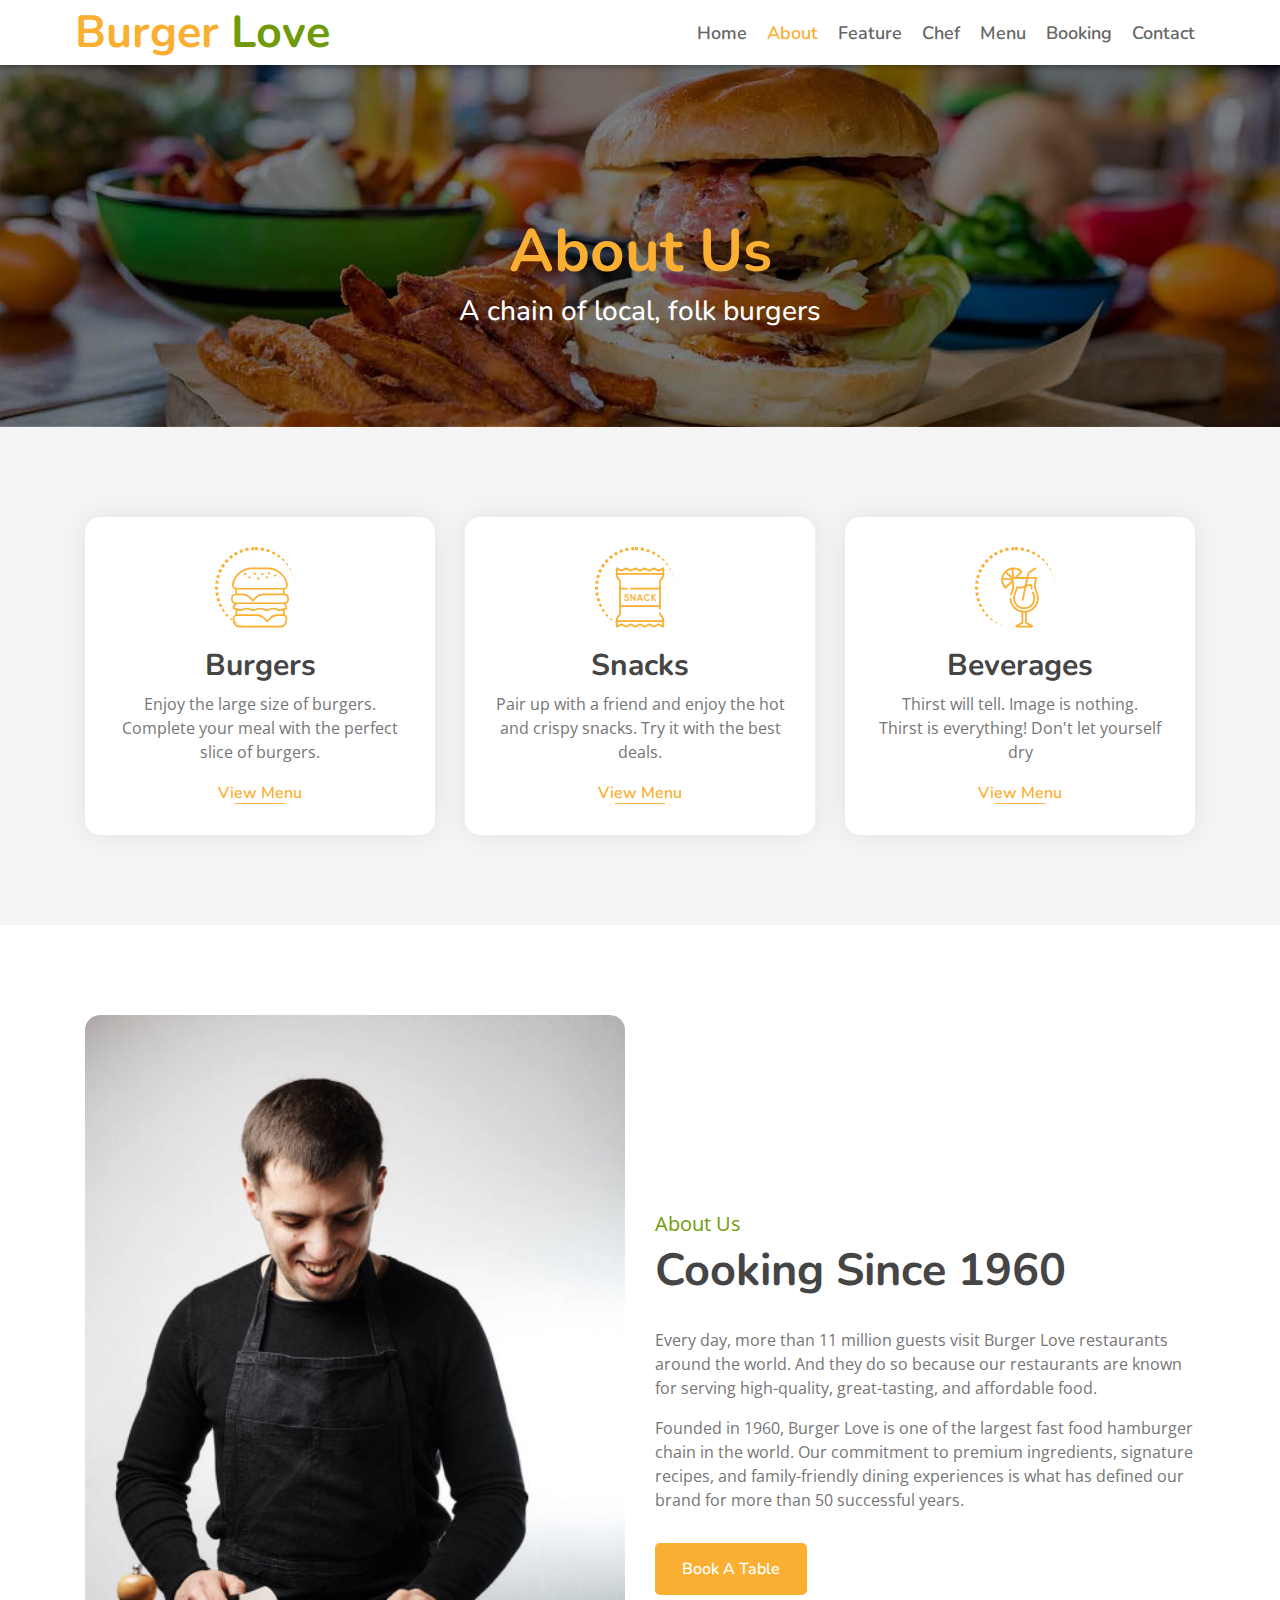
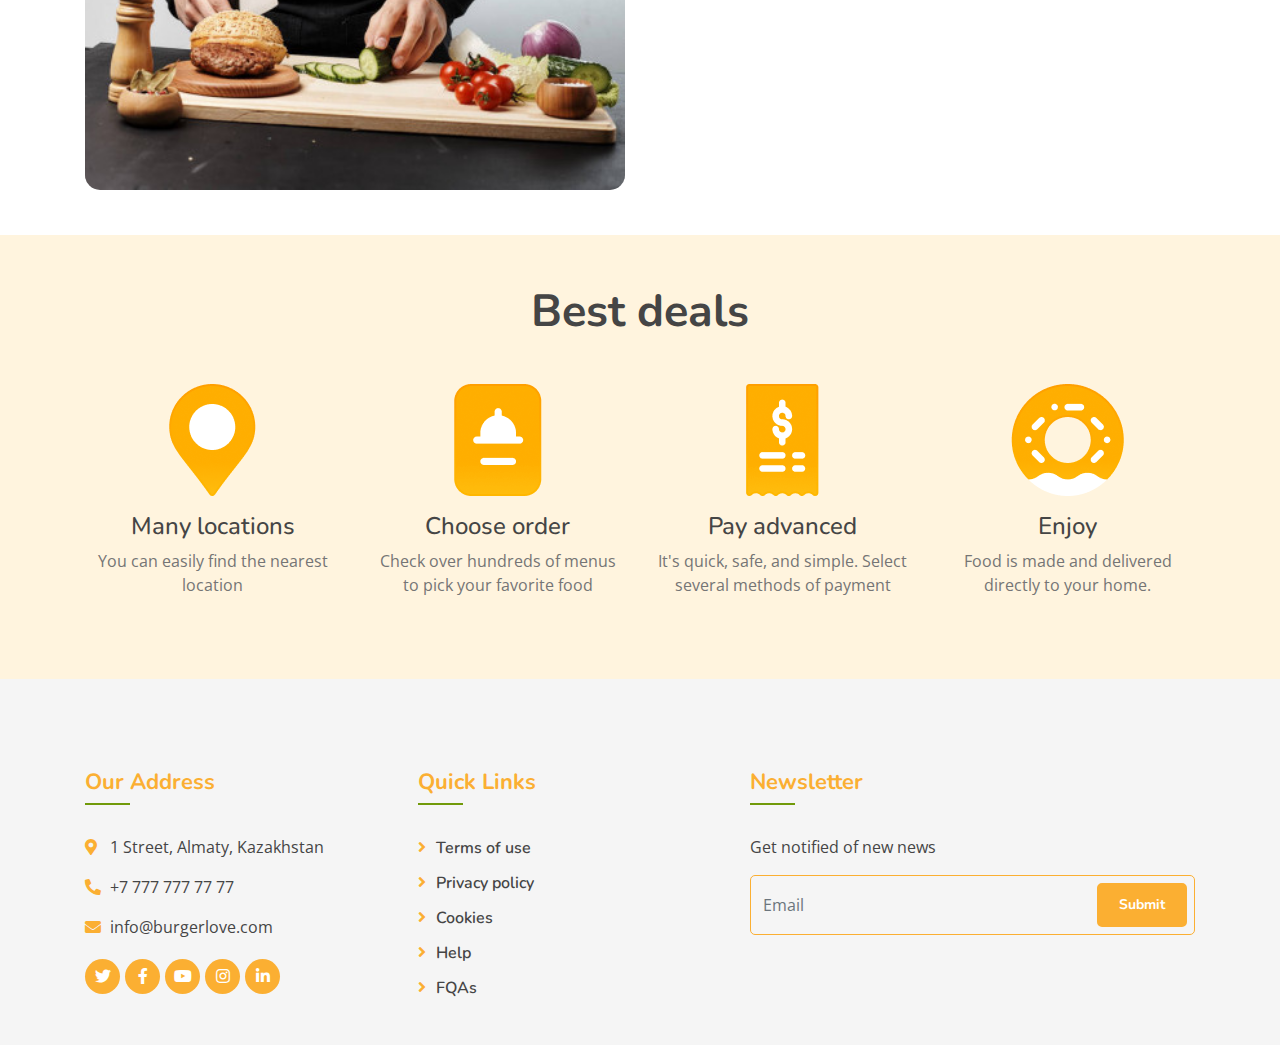
<file: about.html>
<!DOCTYPE html>
<html lang="en">
    <head>
        <meta charset="utf-8">
        <title>Burger Love</title>
        <meta content="width=device-width, initial-scale=1.0" name="viewport">
        <meta content="Free Website Template" name="keywords">
        <meta content="Free Website Template" name="description">

        <link href="img/logo.png" rel="icon">

        <link href="https://fonts.googleapis.com/css?family=Open+Sans:300,400|Nunito:600,700" rel="stylesheet"> 
        
        <link href="https://stackpath.bootstrapcdn.com/bootstrap/4.4.1/css/bootstrap.min.css" rel="stylesheet">
        <link href="https://cdnjs.cloudflare.com/ajax/libs/font-awesome/5.10.0/css/all.min.css" rel="stylesheet">
        <link href="lib/flaticon/font/flaticon.css" rel="stylesheet">

        <link href="css/style.css" rel="stylesheet">
    </head>

    <body>
        <div class="navbar nav-sticky navbar-expand-lg bg-light navbar-light">
            <div class="container-fluid">
                <a href="index.html" class="navbar-brand">Burger <span>Love</span></a>
                <button type="button" class="navbar-toggler" data-toggle="collapse" data-target="#navbarCollapse">
                    <span class="navbar-toggler-icon"></span>
                </button>

                <div class="collapse navbar-collapse justify-content-between" id="navbarCollapse">
                    <div class="navbar-nav ml-auto">
                        <a href="index.html" class="nav-item nav-link">Home</a>
                        <a href="about.html" class="nav-item nav-link active">About</a>
                        <a href="feature.html" class="nav-item nav-link">Feature</a>
                        <a href="team.html" class="nav-item nav-link">Chef</a>
                        <a href="menu.html" class="nav-item nav-link">Menu</a>
                        <a href="booking.html" class="nav-item nav-link">Booking</a>
                        <a href="contact.html" class="nav-item nav-link">Contact</a>
                    </div>
                </div>
            </div>
        </div>
        
        <div class="page-header mb-0">
            <div class="container">
                <div class="row">
                    <div class="col-12">
                        <h2>About Us</h2>
                    </div>
                    <div class="col-12">
                        <h3 style="color: #fff;">A chain of local, folk burgers</h3>
                    </div>
                </div>
            </div>
        </div>
        
        <div class="food mt-0">
            <div class="container">
                <div class="row align-items-center">
                    <div class="col-md-4">
                        <div class="food-item">
                            <i class="flaticon-burger"></i>
                            <h2>Burgers</h2>
                            <p>
                                Enjoy the large size of burgers. Complete your meal with the perfect slice of burgers.
                            </p>
                            <a href="menu.html">View Menu</a>
                        </div>
                    </div>
                    <div class="col-md-4">
                        <div class="food-item">
                            <i class="flaticon-snack"></i>
                            <h2>Snacks</h2>
                            <p>
                                Pair up with a friend and enjoy the hot and crispy snacks. Try it with the best deals.
                            </p>
                            <a href="menu.html">View Menu</a>
                        </div>
                    </div>
                    <div class="col-md-4">
                        <div class="food-item">
                            <i class="flaticon-cocktail"></i>
                            <h2>Beverages</h2>
                            <p>
                                Thirst will tell. Image is nothing. <br>Thirst is everything! Don't let yourself dry
                            </p>
                            <a href="menu.html">View Menu</a>
                        </div>
                    </div>
                </div>
            </div>
        </div>
        
        <div class="about">
            <div class="container">
                <div class="row align-items-center">
                    <div class="col-lg-6">
                        <div class="about-img">
                            <img src="img/burgerMaking.jpg" alt="Image">
                        </div>
                    </div>
                    <div class="col-lg-6">
                        <div class="about-content">
                            <div class="section-header">
                                <p>About Us</p>
                                <h2>Cooking Since 1960</h2>
                            </div>
                            <div class="about-text">
                                <p>
                                    Every day, more than 11 million guests visit Burger Love restaurants around the world. And they do so because our restaurants are known for serving high-quality, great-tasting, and affordable food.
                                </p>
                                <p>
                                    Founded in 1960, Burger Love is one of the largest fast food hamburger chain in the world. Our commitment to premium ingredients, signature recipes, and family-friendly dining experiences is what has defined our brand for more than 50 successful years.
                                </p>
                                <a class="btn custom-btn" href="booking.html">Book A Table</a>
                            </div>
                        </div>
                    </div>
                </div>
            </div>
        </div>
        
        <div class="deals">
            <div class="container">
                <div class="section-header text-center">
                    <h2>Best deals</h2>
                </div>
                <div class="row">
                    <div class="col-md-3 col-sm-6 col-12 mb-3">
                        <div class="text-center">
                            <div class="deals-photo">
                                <img src="img/location.png" alt="img">
                            </div>
                            <h4 class="mt-3">Many locations</h3>
                            <p>You can easily find the nearest location</p>
                        </div>
                    </div>
                    <div class="col-md-3 col-sm-6 col-12 mb-3">
                        <div class="text-center">
                            <div class="deals-photo">
                                <img src="img/order.png" alt="img">
                            </div>
                            <h4 class="mt-3">Choose order</h3>
                            <p>Check over hundreds of menus to pick your favorite food</p>
                        </div>
                    </div>
                    <div class="col-md-3 col-sm-6 col-12 mb-3">
                        <div class="text-center">
                            <div class="deals-photo">
                                <img src="img/pay.png" alt="img">
                            </div>
                            <h4 class="mt-3">Pay advanced</h3>
                            <p>It's quick, safe, and simple. Select several methods of payment</p>
                        </div>
                    </div>
                    <div class="col-md-3 col-sm-6 col-12 mb-3">
                        <div class="text-center">
                            <div class="deals-photo">
                                <img src="img/meals.png" alt="img">
                            </div>
                            <h4 class="mt-3">Enjoy</h3>
                            <p>Food is made and delivered directly to your home.</p>
                        </div>
                    </div>
                </div>
            </div>
        </div>
        
        <div class="footer">
            <div class="container">
                <div class="row">
                    <div class="col-lg-7">
                        <div class="row">
                            <div class="col-md-6">
                                <div class="footer-contact">
                                    <h2>Our Address</h2>
                                    <p><i class="fa fa-map-marker-alt"></i>1 Street, Almaty, Kazakhstan</p>
                                    <p><i class="fa fa-phone-alt"></i>+7 777 777 77 77</p>
                                    <p><i class="fa fa-envelope"></i>info@burgerlove.com</p>
                                    <div class="footer-social">
                                        <a href=""><i class="fab fa-twitter"></i></a>
                                        <a href=""><i class="fab fa-facebook-f"></i></a>
                                        <a href=""><i class="fab fa-youtube"></i></a>
                                        <a href=""><i class="fab fa-instagram"></i></a>
                                        <a href=""><i class="fab fa-linkedin-in"></i></a>
                                    </div>
                                </div>
                            </div>
                            <div class="col-md-6">
                                <div class="footer-link">
                                    <h2>Quick Links</h2>
                                    <a href="">Terms of use</a>
                                    <a href="">Privacy policy</a>
                                    <a href="">Cookies</a>
                                    <a href="">Help</a>
                                    <a href="">FQAs</a>
                                </div>
                            </div>
                        </div>
                    </div>
                    <div class="col-lg-5">
                        <div class="footer-newsletter">
                            <h2>Newsletter</h2>
                            <p>
                                Get notified of new news
                            </p>
                            <p></p>
                            <div class="form">
                                <input class="form-control" placeholder="Email">
                                <button class="btn custom-btn">Submit</button>
                            </div>
                        </div>
                    </div>
                </div>
            </div>
        </div>

        <script src="https://code.jquery.com/jquery-3.4.1.min.js"></script>
        <script src="https://stackpath.bootstrapcdn.com/bootstrap/4.4.1/js/bootstrap.bundle.min.js"></script>
        <script src="js/main.js"></script>
    </body>
</html>
</file>
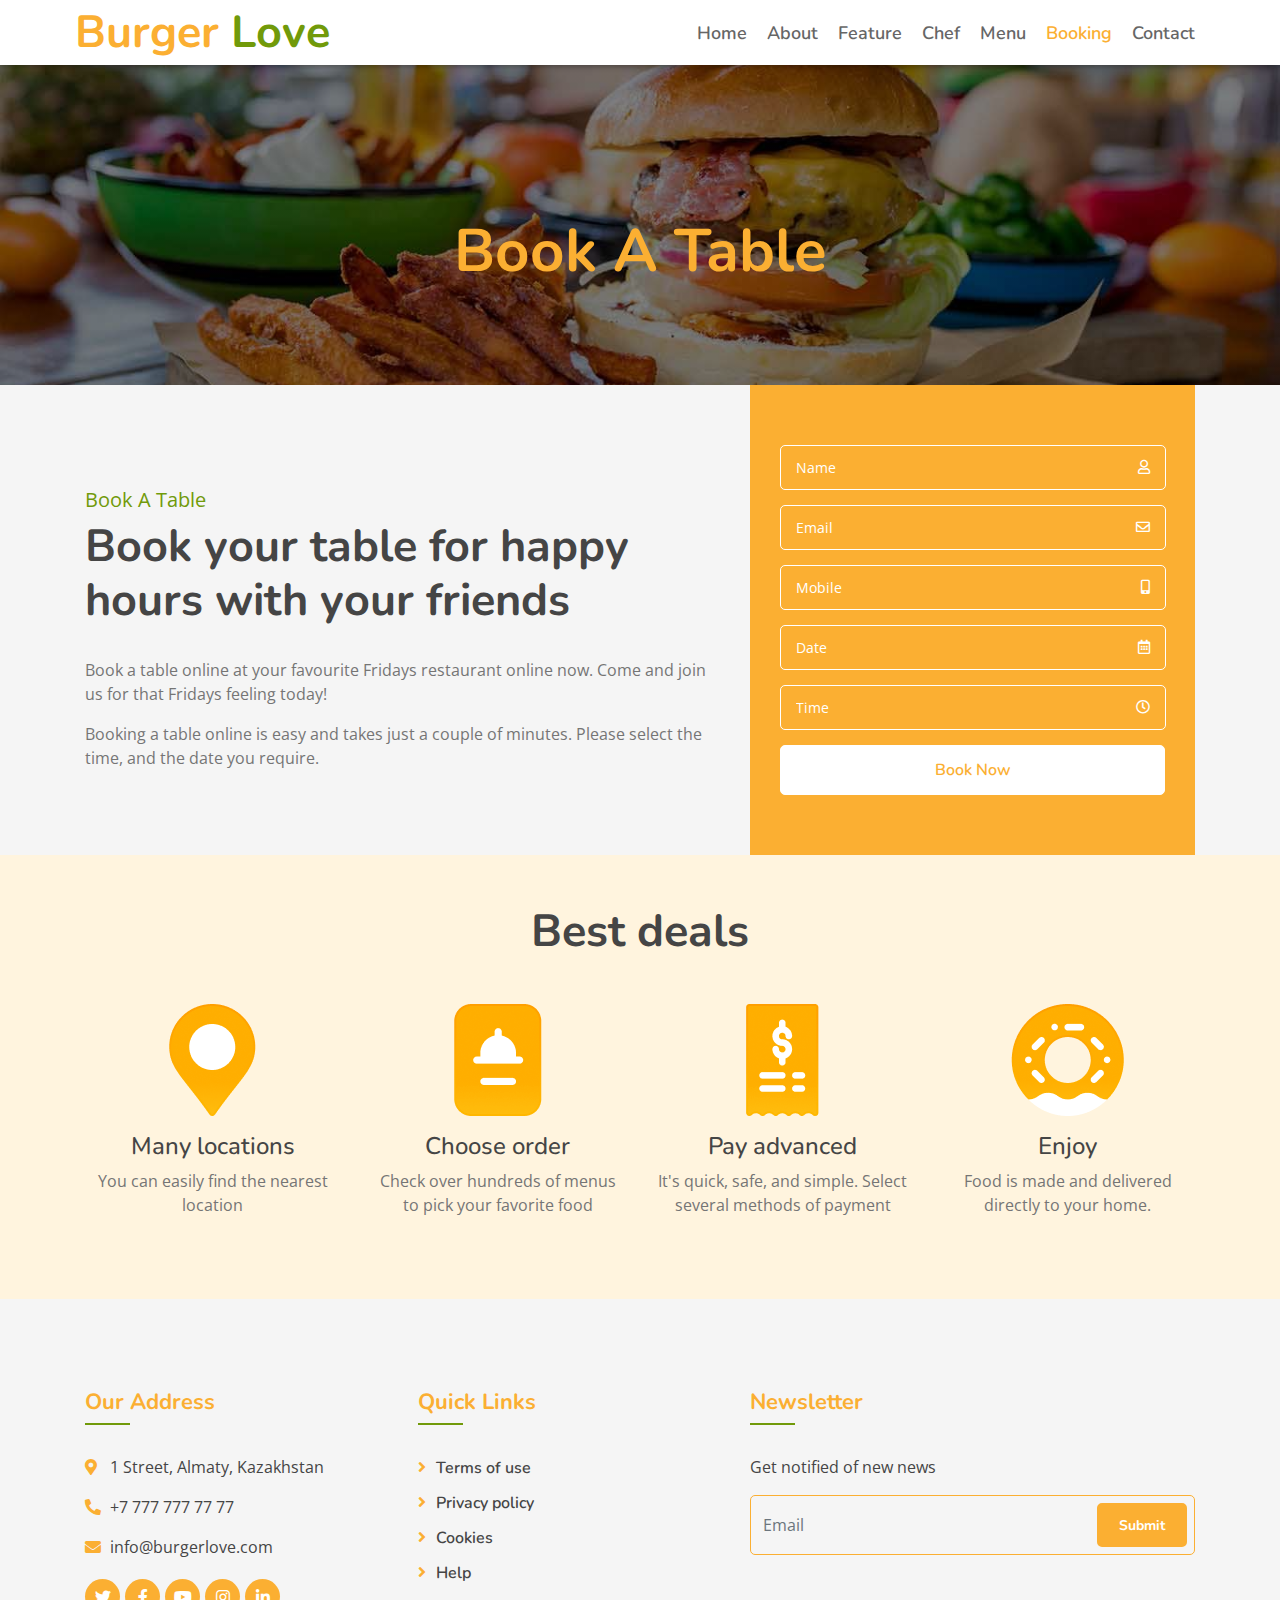
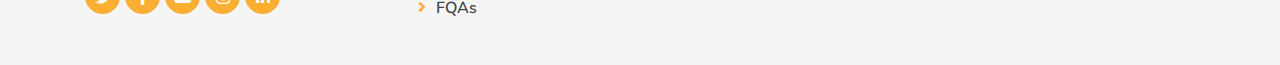
<file: booking.html>
<!DOCTYPE html>
<html lang="en">
    <head>
        <meta charset="utf-8">
        <title>Burger Love</title>
        <meta content="width=device-width, initial-scale=1.0" name="viewport">
        <meta content="Free Website Template" name="keywords">
        <meta content="Free Website Template" name="description">

        <link href="img/logo.png" rel="icon">

        <link href="https://fonts.googleapis.com/css?family=Open+Sans:300,400|Nunito:600,700" rel="stylesheet"> 
        
        <link href="https://stackpath.bootstrapcdn.com/bootstrap/4.4.1/css/bootstrap.min.css" rel="stylesheet">
        <link href="https://cdnjs.cloudflare.com/ajax/libs/font-awesome/5.10.0/css/all.min.css" rel="stylesheet">
        <link href="lib/flaticon/font/flaticon.css" rel="stylesheet">

        <link href="css/style.css" rel="stylesheet">
    </head>

    <body>
        <div class="navbar nav-sticky navbar-expand-lg bg-light navbar-light">
            <div class="container-fluid">
                <a href="index.html" class="navbar-brand">Burger <span>Love</span></a>
                <button type="button" class="navbar-toggler" data-toggle="collapse" data-target="#navbarCollapse">
                    <span class="navbar-toggler-icon"></span>
                </button>

                <div class="collapse navbar-collapse justify-content-between" id="navbarCollapse">
                    <div class="navbar-nav ml-auto">
                        <a href="index.html" class="nav-item nav-link">Home</a>
                        <a href="about.html" class="nav-item nav-link">About</a>
                        <a href="feature.html" class="nav-item nav-link">Feature</a>
                        <a href="team.html" class="nav-item nav-link">Chef</a>
                        <a href="menu.html" class="nav-item nav-link">Menu</a>
                        <a href="booking.html" class="nav-item nav-link active">Booking</a>
                        <a href="contact.html" class="nav-item nav-link">Contact</a>
                    </div>
                </div>
            </div>
        </div>
        
        <div class="page-header mb-0">
            <div class="container">
                <div class="row">
                    <div class="col-12">
                        <h2>Book A Table</h2>
                    </div>
                    <div class="col-12">
                    </div>
                </div>
            </div>
        </div>

        <div class="booking mb-0">
            <div class="container">
                <div class="row align-items-center">
                    <div class="col-lg-7">
                        <div class="booking-content">
                            <div class="section-header">
                                <p>Book A Table</p>
                                <h2>Book your table for happy hours with your friends</h2>
                            </div>
                            <div class="about-text">
                                <p>
                                    Book a table online at your favourite Fridays restaurant online now. Come and join us for that Fridays feeling today!                                </p>
                                <p>
                                    Booking a table online is easy and takes just a couple of minutes. Please select the time, and the date you require.                                </p>
                            </div>
                        </div>
                    </div>
                    <div class="col-lg-5">
                        <div class="booking-form">
                            <form>
                                <div class="control-group">
                                    <div class="input-group">
                                        <input type="text" class="form-control" placeholder="Name" required="required" />
                                        <div class="input-group-append">
                                            <div class="input-group-text"><i class="far fa-user"></i></div>
                                        </div>
                                    </div>
                                </div>
                                <div class="control-group">
                                    <div class="input-group">
                                        <input type="email" class="form-control" placeholder="Email" required="required" />
                                        <div class="input-group-append">
                                            <div class="input-group-text"><i class="far fa-envelope"></i></div>
                                        </div>
                                    </div>
                                </div>
                                <div class="control-group">
                                    <div class="input-group">
                                        <input type="text" class="form-control" placeholder="Mobile" required="required" />
                                        <div class="input-group-append">
                                            <div class="input-group-text"><i class="fa fa-mobile-alt"></i></div>
                                        </div>
                                    </div>
                                </div>
                                <div class="control-group">
                                    <div class="input-group date" id="date" data-target-input="nearest">
                                        <input type="text" class="form-control datetimepicker-input" placeholder="Date" data-target="#date" data-toggle="datetimepicker"/>
                                        <div class="input-group-append" data-target="#date" data-toggle="datetimepicker">
                                            <div class="input-group-text"><i class="far fa-calendar-alt"></i></div>
                                        </div>
                                    </div>
                                </div>
                                <div class="control-group">
                                    <div class="input-group time" id="time" data-target-input="nearest">
                                        <input type="text" class="form-control datetimepicker-input" placeholder="Time" data-target="#time" data-toggle="datetimepicker"/>
                                        <div class="input-group-append" data-target="#time" data-toggle="datetimepicker">
                                            <div class="input-group-text"><i class="far fa-clock"></i></div>
                                        </div>
                                    </div>
                                </div>
                                <div>
                                    <button class="btn custom-btn" type="submit">Book Now</button>
                                </div>
                            </form>
                        </div>
                    </div>
                </div>
            </div>
        </div>

        <div class="deals">
            <div class="container">
                <div class="section-header text-center">
                    <h2>Best deals</h2>
                </div>
                <div class="row">
                    <div class="col-md-3 col-sm-6 col-12 mb-3">
                        <div class="text-center">
                            <div class="deals-photo">
                                <img src="img/location.png" alt="img">
                            </div>
                            <h4 class="mt-3">Many locations</h3>
                            <p>You can easily find the nearest location</p>
                        </div>
                    </div>
                    <div class="col-md-3 col-sm-6 col-12 mb-3">
                        <div class="text-center">
                            <div class="deals-photo">
                                <img src="img/order.png" alt="img">
                            </div>
                            <h4 class="mt-3">Choose order</h3>
                            <p>Check over hundreds of menus to pick your favorite food</p>
                        </div>
                    </div>
                    <div class="col-md-3 col-sm-6 col-12 mb-3">
                        <div class="text-center">
                            <div class="deals-photo">
                                <img src="img/pay.png" alt="img">
                            </div>
                            <h4 class="mt-3">Pay advanced</h3>
                            <p>It's quick, safe, and simple. Select several methods of payment</p>
                        </div>
                    </div>
                    <div class="col-md-3 col-sm-6 col-12 mb-3">
                        <div class="text-center">
                            <div class="deals-photo">
                                <img src="img/meals.png" alt="img">
                            </div>
                            <h4 class="mt-3">Enjoy</h3>
                            <p>Food is made and delivered directly to your home.</p>
                        </div>
                    </div>
                </div>
            </div>
        </div>
        
        <div class="footer">
            <div class="container">
                <div class="row">
                    <div class="col-lg-7">
                        <div class="row">
                            <div class="col-md-6">
                                <div class="footer-contact">
                                    <h2>Our Address</h2>
                                    <p><i class="fa fa-map-marker-alt"></i>1 Street, Almaty, Kazakhstan</p>
                                    <p><i class="fa fa-phone-alt"></i>+7 777 777 77 77</p>
                                    <p><i class="fa fa-envelope"></i>info@burgerlove.com</p>
                                    <div class="footer-social">
                                        <a href=""><i class="fab fa-twitter"></i></a>
                                        <a href=""><i class="fab fa-facebook-f"></i></a>
                                        <a href=""><i class="fab fa-youtube"></i></a>
                                        <a href=""><i class="fab fa-instagram"></i></a>
                                        <a href=""><i class="fab fa-linkedin-in"></i></a>
                                    </div>
                                </div>
                            </div>
                            <div class="col-md-6">
                                <div class="footer-link">
                                    <h2>Quick Links</h2>
                                    <a href="">Terms of use</a>
                                    <a href="">Privacy policy</a>
                                    <a href="">Cookies</a>
                                    <a href="">Help</a>
                                    <a href="">FQAs</a>
                                </div>
                            </div>
                        </div>
                    </div>
                    <div class="col-lg-5">
                        <div class="footer-newsletter">
                            <h2>Newsletter</h2>
                            <p>
                                Get notified of new news
                            </p>
                            <p></p>
                            <div class="form">
                                <input class="form-control" placeholder="Email">
                                <button class="btn custom-btn">Submit</button>
                            </div>
                        </div>
                    </div>
                </div>
            </div>
        </div>

        <script src="https://code.jquery.com/jquery-3.4.1.min.js"></script>
        <script src="https://stackpath.bootstrapcdn.com/bootstrap/4.4.1/js/bootstrap.bundle.min.js"></script>
        <script src="js/main.js"></script>
    </body>
</html>
</file>
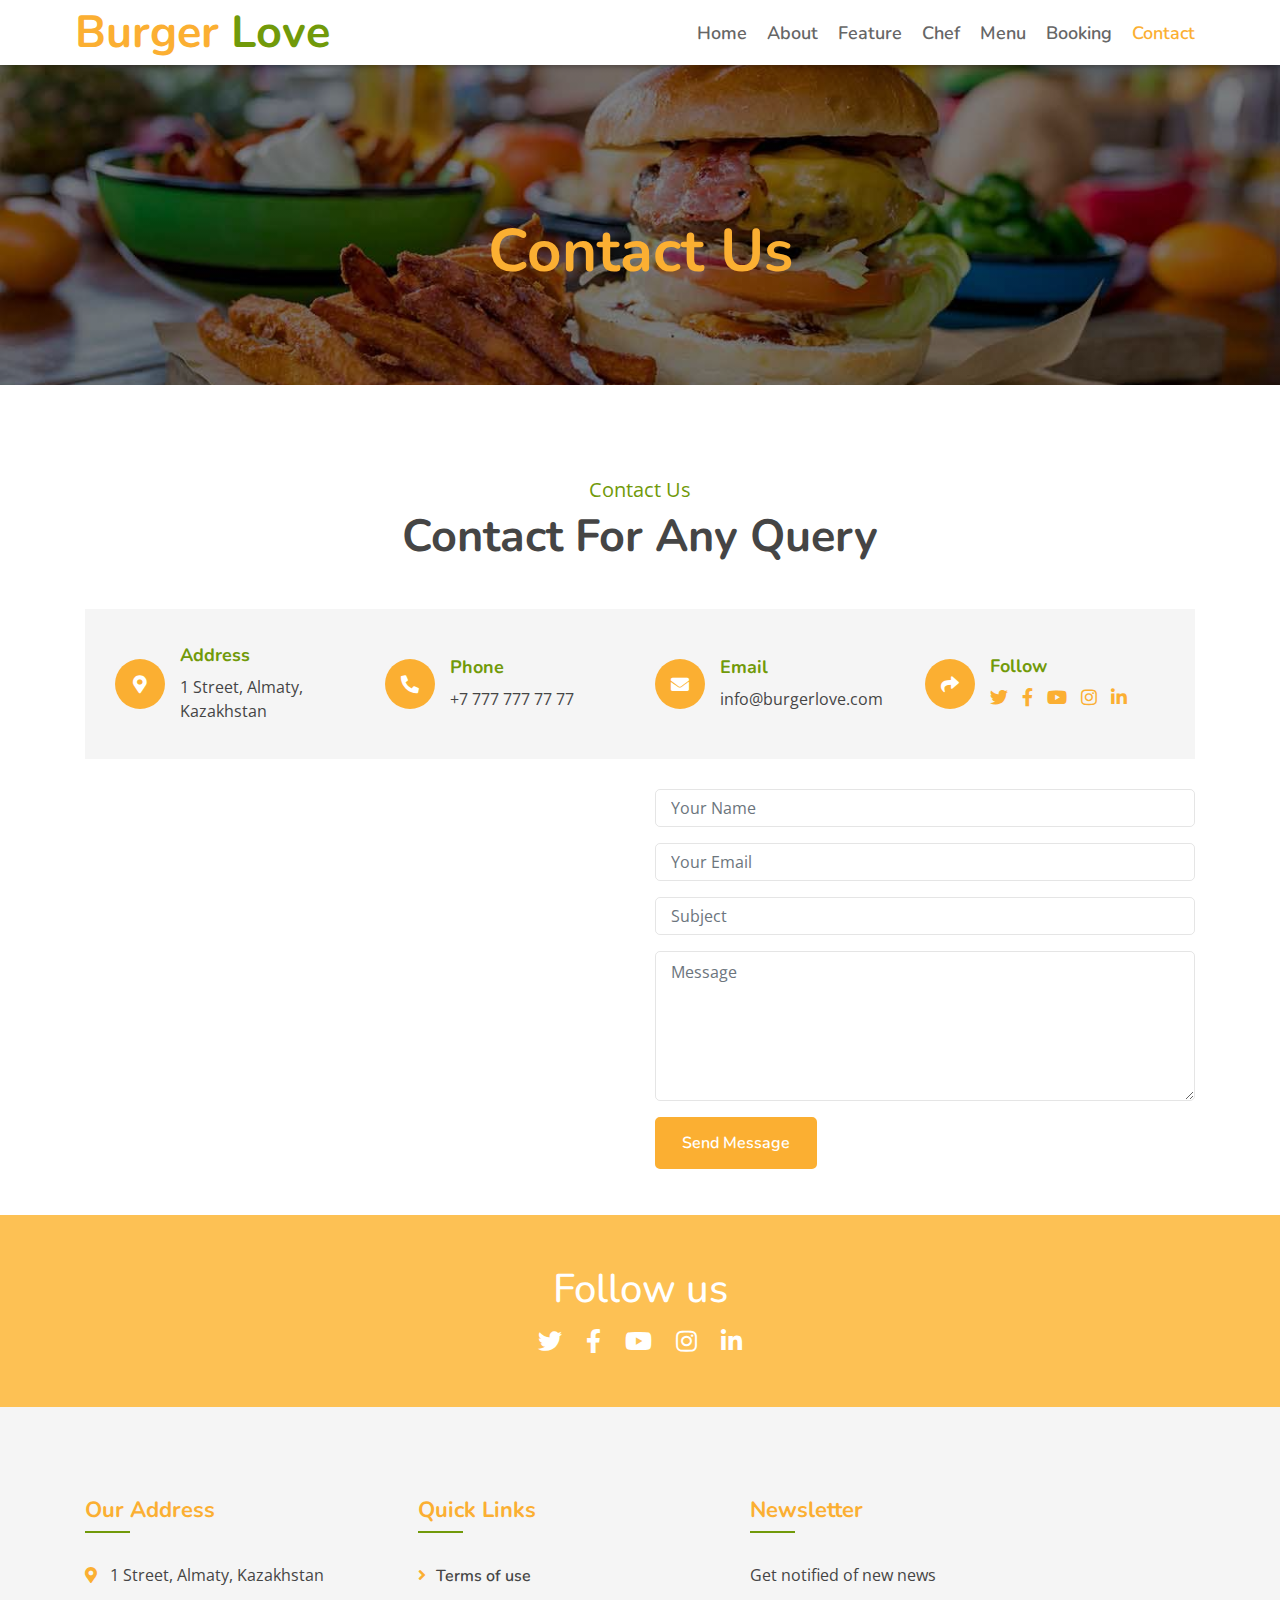
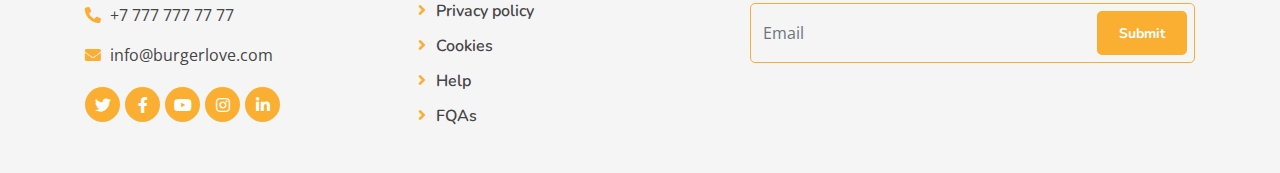
<file: contact.html>
<!DOCTYPE html>
<html lang="en">
    <head>
        <meta charset="utf-8">
        <title>Burger Love</title>
        <meta content="width=device-width, initial-scale=1.0" name="viewport">
        <meta content="Free Website Template" name="keywords">
        <meta content="Free Website Template" name="description">

        <link href="img/logo.png" rel="icon">

        <link href="https://fonts.googleapis.com/css?family=Open+Sans:300,400|Nunito:600,700" rel="stylesheet"> 
        
        <link href="https://stackpath.bootstrapcdn.com/bootstrap/4.4.1/css/bootstrap.min.css" rel="stylesheet">
        <link href="https://cdnjs.cloudflare.com/ajax/libs/font-awesome/5.10.0/css/all.min.css" rel="stylesheet">
        <link href="lib/flaticon/font/flaticon.css" rel="stylesheet">

        <link href="css/style.css" rel="stylesheet">
    </head>

    <body>
        <div class="navbar nav-sticky navbar-expand-lg bg-light navbar-light">
            <div class="container-fluid">
                <a href="index.html" class="navbar-brand">Burger <span>Love</span></a>
                <button type="button" class="navbar-toggler" data-toggle="collapse" data-target="#navbarCollapse">
                    <span class="navbar-toggler-icon"></span>
                </button>

                <div class="collapse navbar-collapse justify-content-between" id="navbarCollapse">
                    <div class="navbar-nav ml-auto">
                        <a href="index.html" class="nav-item nav-link">Home</a>
                        <a href="about.html" class="nav-item nav-link">About</a>
                        <a href="feature.html" class="nav-item nav-link">Feature</a>
                        <a href="team.html" class="nav-item nav-link">Chef</a>
                        <a href="menu.html" class="nav-item nav-link">Menu</a>
                        <a href="booking.html" class="nav-item nav-link">Booking</a>
                        <a href="contact.html" class="nav-item nav-link active">Contact</a>
                    </div>
                </div>
            </div>
        </div>
        
        <div class="page-header">
            <div class="container">
                <div class="row">
                    <div class="col-12">
                        <h2>Contact Us</h2>
                    </div>
                    <div class="col-12">
                    </div>
                </div>
            </div>
        </div>
        
        <div class="contact">
            <div class="container">
                <div class="section-header text-center">
                    <p>Contact Us</p>
                    <h2>Contact For Any Query</h2>
                </div>
                <div class="row align-items-center contact-information">
                    <div class="col-md-6 col-lg-3">
                        <div class="contact-info">
                            <div class="contact-icon">
                                <i class="fa fa-map-marker-alt"></i>
                            </div>
                            <div class="contact-text">
                                <h3>Address</h3>
                                <p>1 Street, Almaty, Kazakhstan</p>
                            </div>
                        </div>
                    </div>
                    <div class="col-md-6 col-lg-3">
                        <div class="contact-info">
                            <div class="contact-icon">
                                <i class="fa fa-phone-alt"></i>
                            </div>
                            <div class="contact-text">
                                <h3>Phone</h3>
                                <p>+7 777 777 77 77</p>
                            </div>
                        </div>
                    </div>
                    <div class="col-md-6 col-lg-3">
                        <div class="contact-info">
                            <div class="contact-icon">
                                <i class="fa fa-envelope"></i>
                            </div>
                            <div class="contact-text">
                                <h3>Email</h3>
                                <p>info@burgerlove.com</p>
                            </div>
                        </div>
                    </div>
                    <div class="col-md-6 col-lg-3">
                        <div class="contact-info">
                            <div class="contact-icon">
                                <i class="fa fa-share"></i>
                            </div>
                            <div class="contact-text">
                                <h3>Follow</h3>
                                <div class="contact-social">
                                    <a href=""><i class="fab fa-twitter"></i></a>
                                    <a href=""><i class="fab fa-facebook-f"></i></a>
                                    <a href=""><i class="fab fa-youtube"></i></a>
                                    <a href=""><i class="fab fa-instagram"></i></a>
                                    <a href=""><i class="fab fa-linkedin-in"></i></a>
                                </div>
                            </div>
                        </div>
                    </div>
                </div>
                <div class="row contact-form">
                    <div class="col-md-6">
                        <iframe src="https://maps.google.com/maps?width=100%25&amp;height=600&amp;hl=en&amp;q=Almaty+(My%20Business%20Name)&amp;t=&amp;z=14&amp;ie=UTF8&amp;iwloc=B&amp;output=embed" frameborder="0" style="border:0;" allowfullscreen="" aria-hidden="false" tabindex="0"></iframe>
                    </div>
                    <div class="col-md-6">
                        <div id="success"></div>
                        <form>
                            <div class="control-group">
                                <input type="text" class="form-control" id="name" placeholder="Your Name" required="required" data-validation-required-message="Please enter your name" />
                                <p class="help-block text-danger"></p>
                            </div>
                            <div class="control-group">
                                <input type="email" class="form-control" id="email" placeholder="Your Email" required="required" data-validation-required-message="Please enter your email" />
                                <p class="help-block text-danger"></p>
                            </div>
                            <div class="control-group">
                                <input type="text" class="form-control" id="subject" placeholder="Subject" required="required" data-validation-required-message="Please enter a subject" />
                                <p class="help-block text-danger"></p>
                            </div>
                            <div class="control-group">
                                <textarea class="form-control" id="message" placeholder="Message" required="required" data-validation-required-message="Please enter your message"></textarea>
                                <p class="help-block text-danger"></p>
                            </div>
                            <div>
                                <button class="btn custom-btn" type="submit" id="sendMessageButton">Send Message</button>
                            </div>
                        </form>
                    </div>
                </div>
            </div>
        </div>

        <div class="follow">
            <div class="container">
                <div class="text-center">
                    <h1 class="mb-3">Follow us</h1>
                    <div class="follow-socials">
                        <a href=""><i class="fab fa-twitter"></i></a>
                        <a href=""><i class="fab fa-facebook-f"></i></a>
                        <a href=""><i class="fab fa-youtube"></i></a>
                        <a href=""><i class="fab fa-instagram"></i></a>
                        <a href=""><i class="fab fa-linkedin-in"></i></a>
                    </div>
                </div>
            </div>
        </div>

        <div class="footer">
            <div class="container">
                <div class="row">
                    <div class="col-lg-7">
                        <div class="row">
                            <div class="col-md-6">
                                <div class="footer-contact">
                                    <h2>Our Address</h2>
                                    <p><i class="fa fa-map-marker-alt"></i>1 Street, Almaty, Kazakhstan</p>
                                    <p><i class="fa fa-phone-alt"></i>+7 777 777 77 77</p>
                                    <p><i class="fa fa-envelope"></i>info@burgerlove.com</p>
                                    <div class="footer-social">
                                        <a href=""><i class="fab fa-twitter"></i></a>
                                        <a href=""><i class="fab fa-facebook-f"></i></a>
                                        <a href=""><i class="fab fa-youtube"></i></a>
                                        <a href=""><i class="fab fa-instagram"></i></a>
                                        <a href=""><i class="fab fa-linkedin-in"></i></a>
                                    </div>
                                </div>
                            </div>
                            <div class="col-md-6">
                                <div class="footer-link">
                                    <h2>Quick Links</h2>
                                    <a href="">Terms of use</a>
                                    <a href="">Privacy policy</a>
                                    <a href="">Cookies</a>
                                    <a href="">Help</a>
                                    <a href="">FQAs</a>
                                </div>
                            </div>
                        </div>
                    </div>
                    <div class="col-lg-5">
                        <div class="footer-newsletter">
                            <h2>Newsletter</h2>
                            <p>
                                Get notified of new news
                            </p>
                            <p></p>
                            <div class="form">
                                <input class="form-control" placeholder="Email">
                                <button class="btn custom-btn">Submit</button>
                            </div>
                        </div>
                    </div>
                </div>
            </div>
        </div>

        <script src="https://code.jquery.com/jquery-3.4.1.min.js"></script>
        <script src="https://stackpath.bootstrapcdn.com/bootstrap/4.4.1/js/bootstrap.bundle.min.js"></script>
        <script src="js/main.js"></script>
    </body>
</html>
</file>
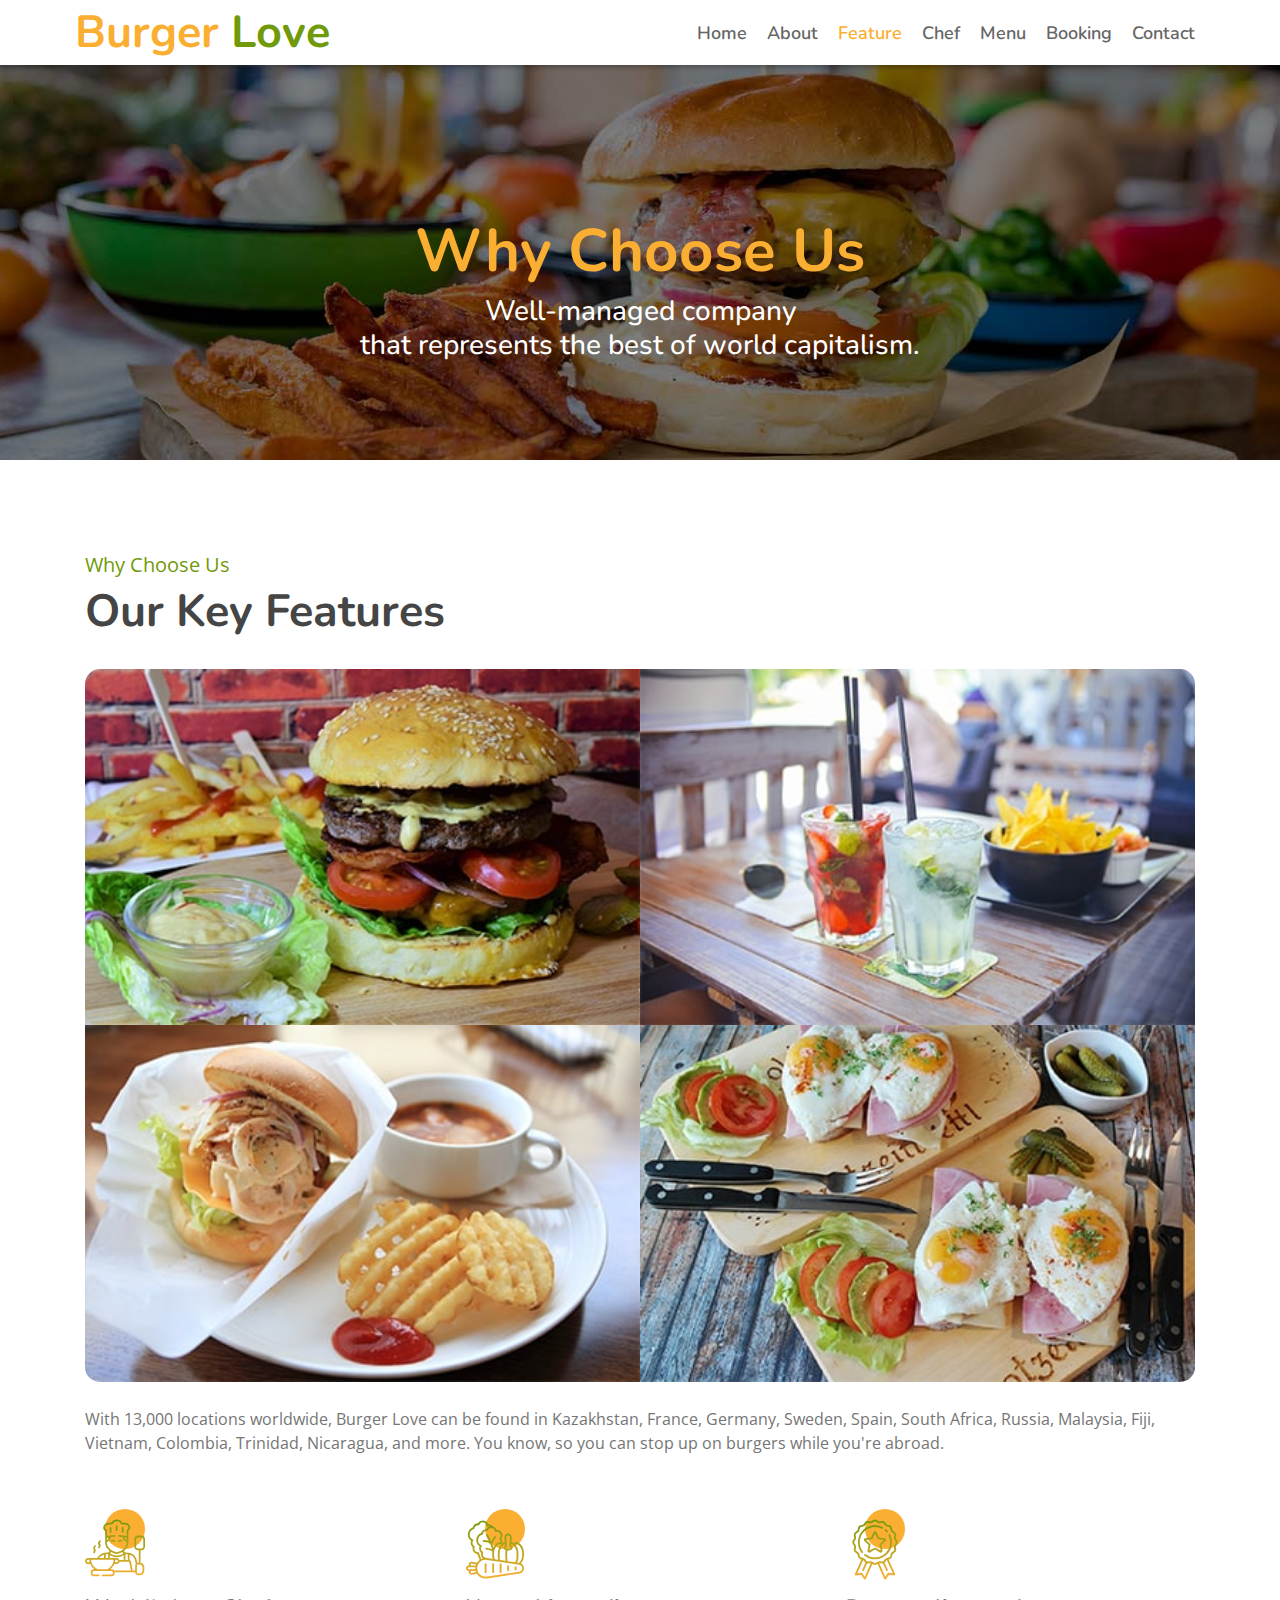
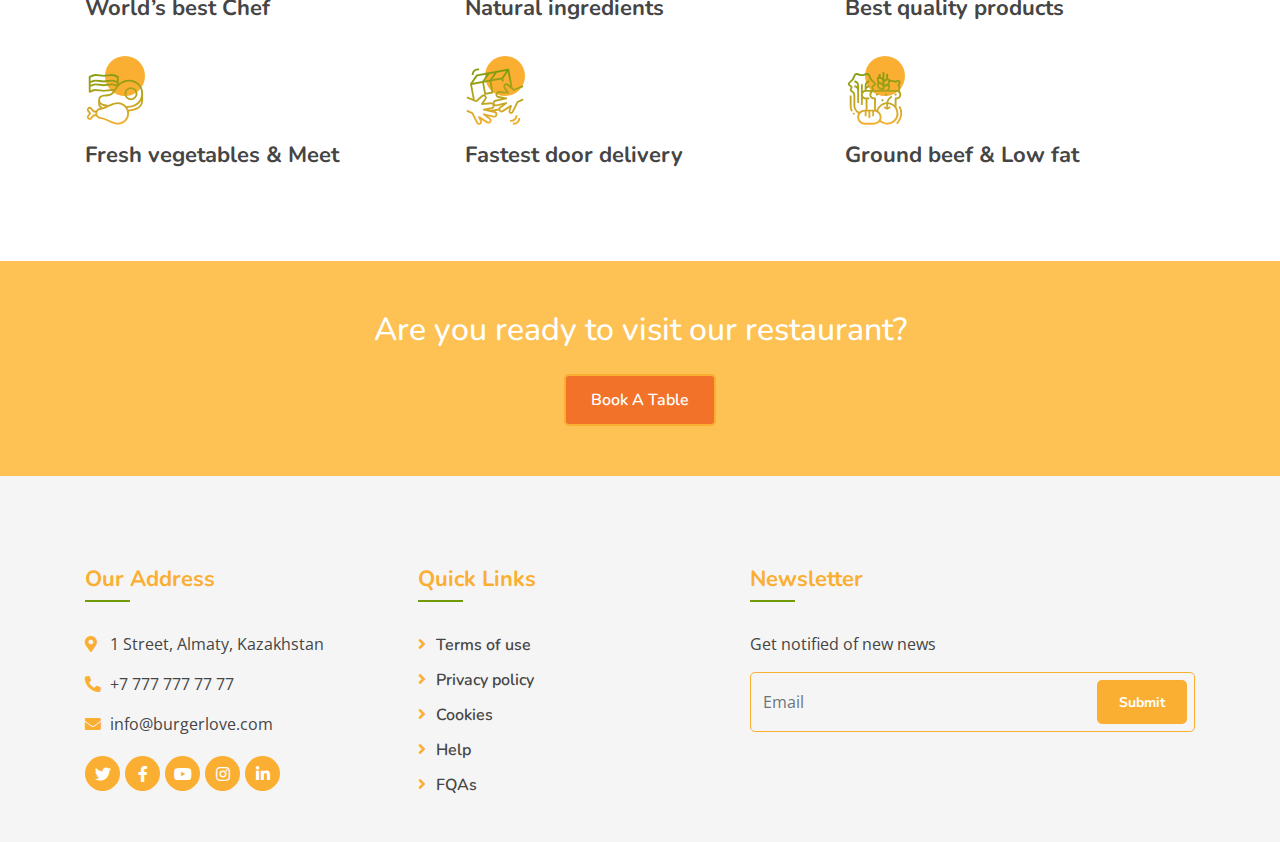
<file: feature.html>
<!DOCTYPE html>
<html lang="en">
    <head>
        <meta charset="utf-8">
        <title>Burger Love</title>
        <meta content="width=device-width, initial-scale=1.0" name="viewport">
        <meta content="Free Website Template" name="keywords">
        <meta content="Free Website Template" name="description">

        <link href="img/logo.png" rel="icon">

        <link href="https://fonts.googleapis.com/css?family=Open+Sans:300,400|Nunito:600,700" rel="stylesheet"> 
        
        <link href="https://stackpath.bootstrapcdn.com/bootstrap/4.4.1/css/bootstrap.min.css" rel="stylesheet">
        <link href="https://cdnjs.cloudflare.com/ajax/libs/font-awesome/5.10.0/css/all.min.css" rel="stylesheet">
        <link href="lib/flaticon/font/flaticon.css" rel="stylesheet">

        <link href="css/style.css" rel="stylesheet">
    </head>

    <body>
        <div class="navbar nav-sticky navbar-expand-lg bg-light navbar-light">
            <div class="container-fluid">
                <a href="index.html" class="navbar-brand">Burger <span>Love</span></a>
                <button type="button" class="navbar-toggler" data-toggle="collapse" data-target="#navbarCollapse">
                    <span class="navbar-toggler-icon"></span>
                </button>

                <div class="collapse navbar-collapse justify-content-between" id="navbarCollapse">
                    <div class="navbar-nav ml-auto">
                        <a href="index.html" class="nav-item nav-link">Home</a>
                        <a href="about.html" class="nav-item nav-link">About</a>
                        <a href="feature.html" class="nav-item nav-link active">Feature</a>
                        <a href="team.html" class="nav-item nav-link">Chef</a>
                        <a href="menu.html" class="nav-item nav-link">Menu</a>
                        <a href="booking.html" class="nav-item nav-link">Booking</a>
                        <a href="contact.html" class="nav-item nav-link">Contact</a>
                    </div>
                </div>
            </div>
        </div>
        
        <div class="page-header">
            <div class="container">
                <div class="row">
                    <div class="col-12">
                        <h2>Why Choose Us</h2>
                    </div>
                    <div class="col-12">
                        <h3 style="color: #fff;">Well-managed company<br> that represents the best of world capitalism.</h3>
                    </div>
                </div>
            </div>
        </div>

        <div class="feature">
            <div class="container">
                <div class="row mb-5" style="align-items: center;">
                    <div class="col-12 mb-5">
                        <div class="section-header">
                            <p>Why Choose Us</p>
                            <h2>Our Key Features</h2>
                        </div>
                        <div class="feature-text">
                            <div class="feature-img">
                                <div class="row">
                                    <div class="col-6">
                                        <img src="img/feature-1.jpg" alt="Image">
                                    </div>
                                    <div class="col-6">
                                        <img src="img/feature-2.jpg" alt="Image">
                                    </div>
                                    <div class="col-6">
                                        <img src="img/feature-3.jpg" alt="Image">
                                    </div>
                                    <div class="col-6">
                                        <img src="img/feature-4.jpg" alt="Image">
                                    </div>
                                </div>
                            </div>
                            <p>
                                With 13,000 locations worldwide, Burger Love can be found in Kazakhstan, France, Germany, Sweden, Spain, South Africa, Russia, Malaysia, Fiji, Vietnam, Colombia, Trinidad, Nicaragua, and more. You know, so you can stop up on burgers while you're abroad.
                            </p>
                        </div>
                    </div>
                    <div class="col-12">
                        <div class="row">
                            <div class="col-sm-6 col-md-4">
                                <div class="feature-item">
                                    <i class="flaticon-cooking"></i>
                                    <h3>World’s best Chef</h3>
                                </div>
                            </div>
                            <div class="col-sm-6 col-md-4">
                                <div class="feature-item">
                                    <i class="flaticon-vegetable"></i>
                                    <h3>Natural ingredients</h3>
                                </div>
                            </div>
                        <!-- </div> -->
                        <!-- <div class="row"> -->
                            <div class="col-sm-6 col-md-4">
                                <div class="feature-item">
                                    <i class="flaticon-medal"></i>
                                    <h3>Best quality products</h3>
                                </div>
                            </div>
                            <div class="col-sm-6 col-md-4">
                                <div class="feature-item">
                                    <i class="flaticon-meat"></i>
                                    <h3>Fresh vegetables & Meet</h3>
                                </div>
                            </div>
                        <!-- </div> -->
                        <!-- <div class="row"> -->
                            <div class="col-sm-6 col-md-4">
                                <div class="feature-item">
                                    <i class="flaticon-courier"></i>
                                    <h3>Fastest door delivery</h3>
                                </div>
                            </div>
                            <div class="col-sm-6 col-md-4">
                                <div class="feature-item">
                                    <i class="flaticon-fruits-and-vegetables"></i>
                                    <h3>Ground beef & Low fat</h3>
                                </div>
                            </div>
                        </div>
                    </div>
                </div>
            </div>
        </div>
        
        <div class="order">
            <div class="container">
                <div class="text-center">
                    <h2>Are you ready to visit our restaurant?</h2>
                    <a class="btn custom-btn mt-3" href="booking.html">Book A Table</a>
                </div>
            </div>
        </div>

        <div class="footer">
            <div class="container">
                <div class="row">
                    <div class="col-lg-7">
                        <div class="row">
                            <div class="col-md-6">
                                <div class="footer-contact">
                                    <h2>Our Address</h2>
                                    <p><i class="fa fa-map-marker-alt"></i>1 Street, Almaty, Kazakhstan</p>
                                    <p><i class="fa fa-phone-alt"></i>+7 777 777 77 77</p>
                                    <p><i class="fa fa-envelope"></i>info@burgerlove.com</p>
                                    <div class="footer-social">
                                        <a href=""><i class="fab fa-twitter"></i></a>
                                        <a href=""><i class="fab fa-facebook-f"></i></a>
                                        <a href=""><i class="fab fa-youtube"></i></a>
                                        <a href=""><i class="fab fa-instagram"></i></a>
                                        <a href=""><i class="fab fa-linkedin-in"></i></a>
                                    </div>
                                </div>
                            </div>
                            <div class="col-md-6">
                                <div class="footer-link">
                                    <h2>Quick Links</h2>
                                    <a href="">Terms of use</a>
                                    <a href="">Privacy policy</a>
                                    <a href="">Cookies</a>
                                    <a href="">Help</a>
                                    <a href="">FQAs</a>
                                </div>
                            </div>
                        </div>
                    </div>
                    <div class="col-lg-5">
                        <div class="footer-newsletter">
                            <h2>Newsletter</h2>
                            <p>
                                Get notified of new news
                            </p>
                            <p></p>
                            <div class="form">
                                <input class="form-control" placeholder="Email">
                                <button class="btn custom-btn">Submit</button>
                            </div>
                        </div>
                    </div>
                </div>
            </div>
        </div>

        <script src="https://code.jquery.com/jquery-3.4.1.min.js"></script>
        <script src="https://stackpath.bootstrapcdn.com/bootstrap/4.4.1/js/bootstrap.bundle.min.js"></script>
        <script src="js/main.js"></script>
    </body>
</html>
</file>
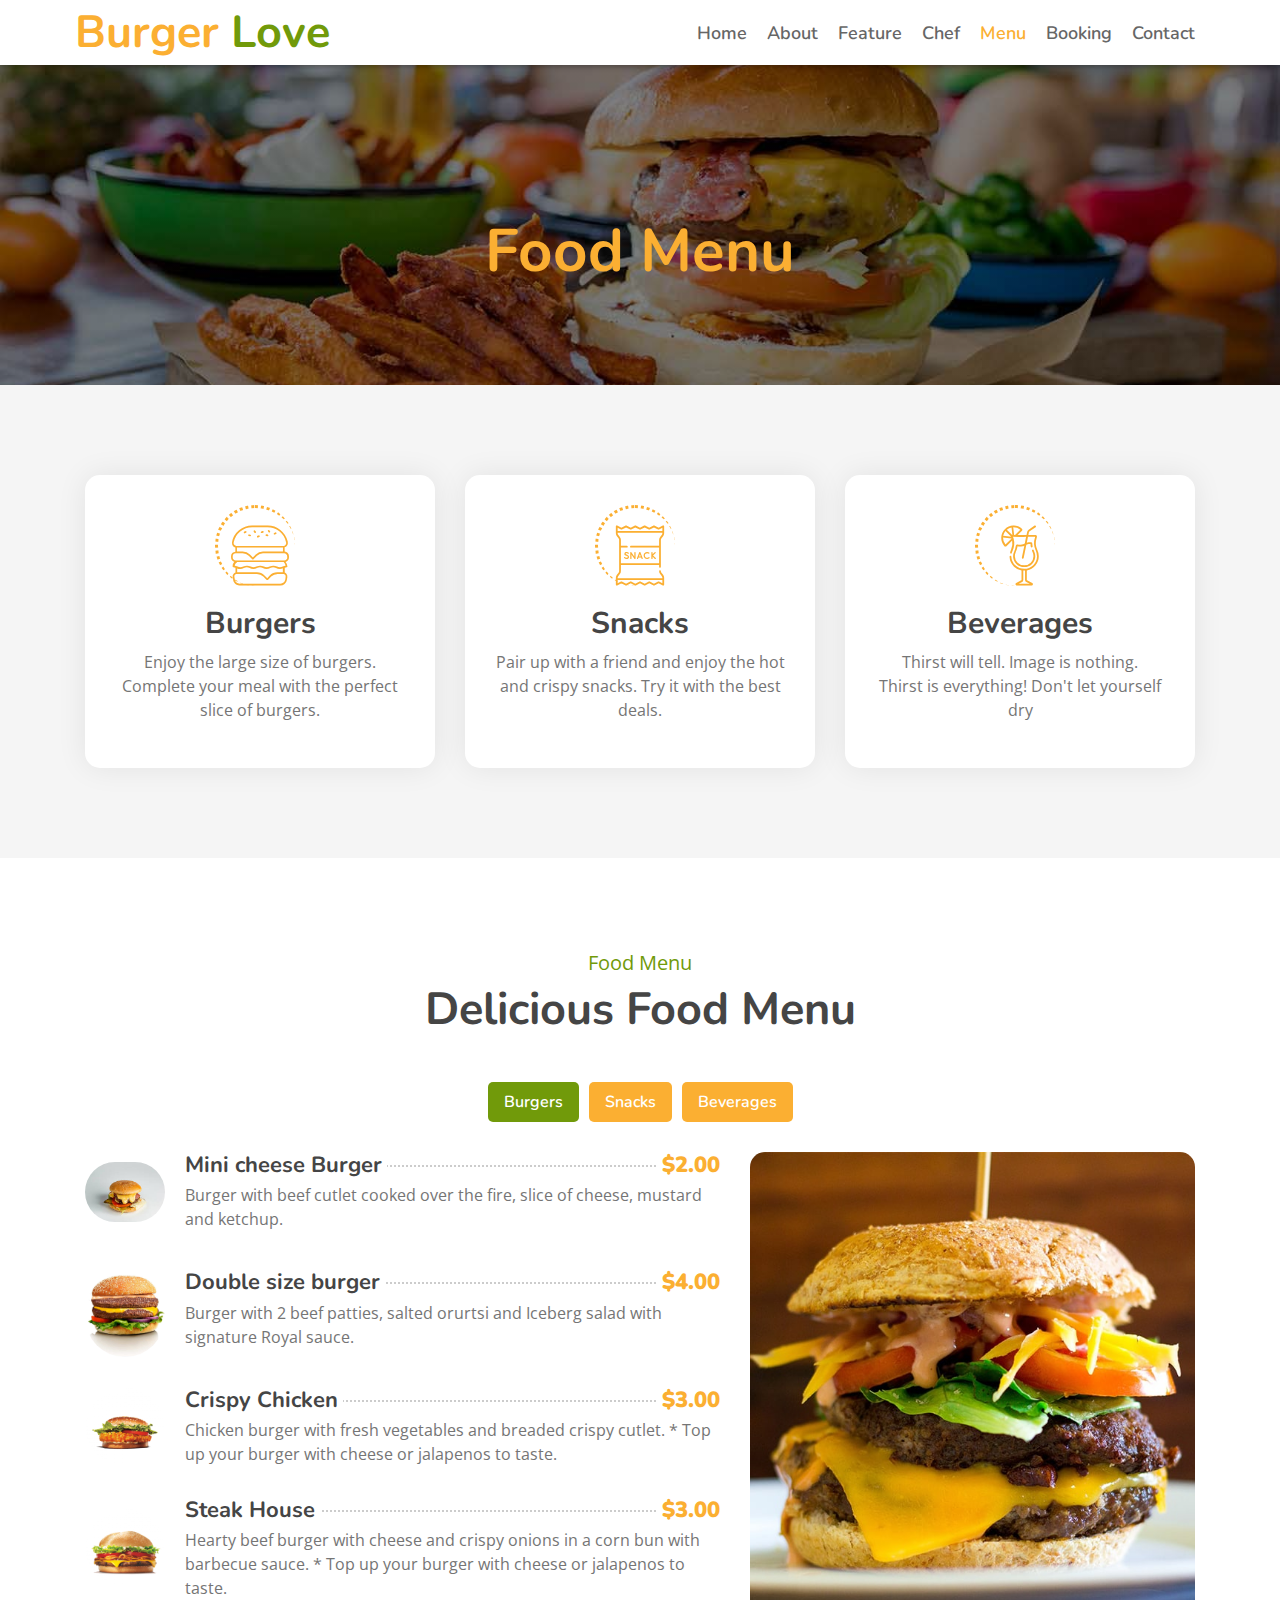
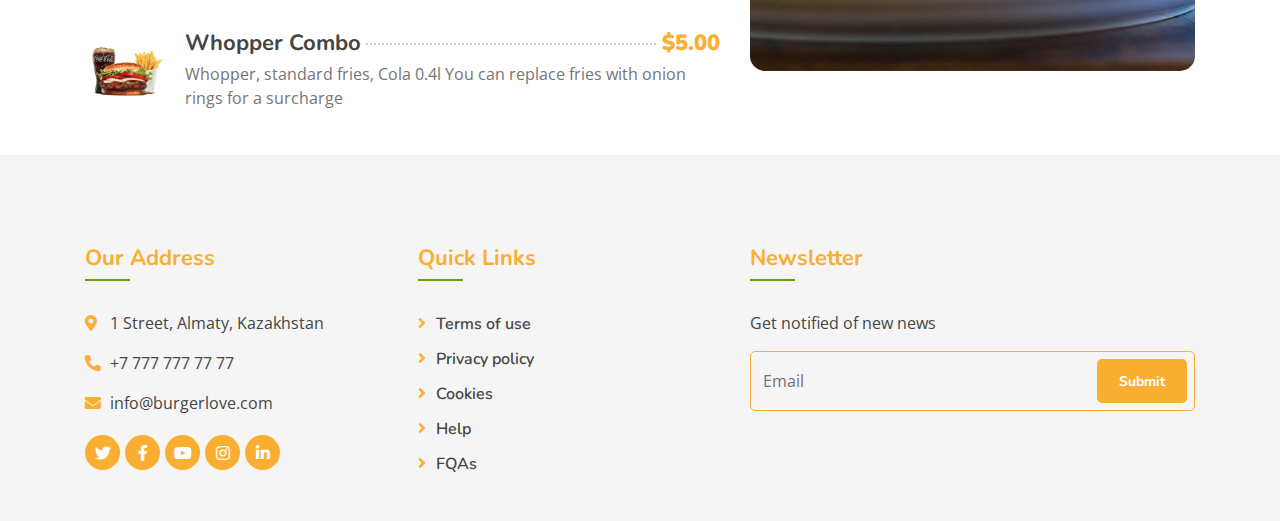
<file: menu.html>
<!DOCTYPE html>
<html lang="en">
    <head>
        <meta charset="utf-8">
        <title>Burger Love</title>
        <meta content="width=device-width, initial-scale=1.0" name="viewport">
        <meta content="Free Website Template" name="keywords">
        <meta content="Free Website Template" name="description">

        <link href="img/logo.png" rel="icon">

        <link href="https://fonts.googleapis.com/css?family=Open+Sans:300,400|Nunito:600,700" rel="stylesheet"> 
        
        <link href="https://stackpath.bootstrapcdn.com/bootstrap/4.4.1/css/bootstrap.min.css" rel="stylesheet">
        <link href="https://cdnjs.cloudflare.com/ajax/libs/font-awesome/5.10.0/css/all.min.css" rel="stylesheet">
        <link href="lib/flaticon/font/flaticon.css" rel="stylesheet">

        <link href="css/style.css" rel="stylesheet">
    </head>

    <body>
        <div class="navbar nav-sticky navbar-expand-lg bg-light navbar-light">
            <div class="container-fluid">
                <a href="index.html" class="navbar-brand">Burger <span>Love</span></a>
                <button type="button" class="navbar-toggler" data-toggle="collapse" data-target="#navbarCollapse">
                    <span class="navbar-toggler-icon"></span>
                </button>

                <div class="collapse navbar-collapse justify-content-between" id="navbarCollapse">
                    <div class="navbar-nav ml-auto">
                        <a href="index.html" class="nav-item nav-link">Home</a>
                        <a href="about.html" class="nav-item nav-link">About</a>
                        <a href="feature.html" class="nav-item nav-link">Feature</a>
                        <a href="team.html" class="nav-item nav-link">Chef</a>
                        <a href="menu.html" class="nav-item nav-link active">Menu</a>
                        <a href="booking.html" class="nav-item nav-link">Booking</a>
                        <a href="contact.html" class="nav-item nav-link">Contact</a>
                    </div>
                </div>
            </div>
        </div>
        
        <div class="page-header mb-0">
            <div class="container">
                <div class="row">
                    <div class="col-12">
                        <h2>Food Menu</h2>
                    </div>
                    <div class="col-12">
                        <!-- <a href="">Home</a>
                        <a href="">Menu</a> -->
                    </div>
                </div>
            </div>
        </div>
        
        <div class="food mt-0">
            <div class="container">
                <div class="row align-items-center">
                    <div class="col-md-4">
                        <div class="food-item">
                            <i class="flaticon-burger"></i>
                            <h2>Burgers</h2>
                            <p>
                                Enjoy the large size of burgers. Complete your meal with the perfect slice of burgers.
                            </p>
                        </div>
                    </div>
                    <div class="col-md-4">
                        <div class="food-item">
                            <i class="flaticon-snack"></i>
                            <h2>Snacks</h2>
                            <p>
                                Pair up with a friend and enjoy the hot and crispy snacks. Try it with the best deals.
                            </p>
                        </div>
                    </div>
                    <div class="col-md-4">
                        <div class="food-item">
                            <i class="flaticon-cocktail"></i>
                            <h2>Beverages</h2>
                            <p>
                                Thirst will tell. Image is nothing. <br>Thirst is everything! Don't let yourself dry
                            </p>
                        </div>
                    </div>
                </div>
            </div>
        </div>

        <div class="menu">
            <div class="container">
                <div class="section-header text-center">
                    <p>Food Menu</p>
                    <h2>Delicious Food Menu</h2>
                </div>
                <div class="menu-tab">
                    <ul class="nav nav-pills justify-content-center">
                        <li class="nav-item">
                            <a class="nav-burgers nav-link active">Burgers</a>
                        </li>
                        <li class="nav-item">
                            <a class="nav-snacks nav-link">Snacks</a>
                        </li>
                        <li class="nav-item">
                            <a class="nav-beverages nav-link">Beverages</a>
                        </li>
                    </ul>
                    <div class="tab-content">
                        <div id="burgers" class="container tab-pane active">
                            <div class="row">
                                <div class="col-lg-7 col-md-12">
                                    <div class="menu-item">
                                        <div class="menu-img">
                                            <img src="img/miniCheeseBurger.jpg" alt="Image">
                                        </div>
                                        <div class="menu-text">
                                            <h3><span>Mini cheese Burger</span> <strong>$2.00</strong></h3>
                                            <p>Burger with beef cutlet cooked over the fire, slice of cheese, mustard and ketchup.</p>
                                        </div>
                                    </div>
                                    <div class="menu-item">
                                        <div class="menu-img">
                                            <img src="img/doubleSizeBurger.jpg" alt="Image">
                                        </div>
                                        <div class="menu-text">
                                            <h3><span>Double size burger</span> <strong>$4.00</strong></h3>
                                            <p>Burger with 2 beef patties, salted orurtsi and Iceberg salad with signature Royal sauce.</p>
                                        </div>
                                    </div>
                                    <div class="menu-item">
                                        <div class="menu-img">
                                            <img src="img/crispyChicken.png" alt="Image">
                                        </div>
                                        <div class="menu-text">
                                            <h3><span>Crispy Chicken</span> <strong>$3.00</strong></h3>
                                            <p>Chicken burger with fresh vegetables and breaded crispy cutlet. * Top up your burger with cheese or jalapenos to taste.</p>
                                        </div>
                                    </div>
                                    <div class="menu-item">
                                        <div class="menu-img">
                                            <img src="img/steakHouse.png" alt="Image">
                                        </div>
                                        <div class="menu-text">
                                            <h3><span>Steak House</span> <strong>$3.00</strong></h3>
                                            <p>Hearty beef burger with cheese and crispy onions in a corn bun with barbecue sauce. * Top up your burger with cheese or jalapenos to taste.</p>
                                        </div>
                                    </div>
                                    <div class="menu-item">
                                        <div class="menu-img">
                                            <img src="img/whopperCombo.png" alt="Image">
                                        </div>
                                        <div class="menu-text">
                                            <h3><span>Whopper Combo</span> <strong>$5.00</strong></h3>
                                            <p>Whopper, standard fries, Cola 0.4l
                                                You can replace fries with onion rings for a surcharge</p>
                                        </div>
                                    </div>
                                </div>
                                <div class="col-lg-5 d-none d-lg-block">
                                    <img src="img/menu-burger-img.jpg" alt="Image">
                                </div>
                            </div>
                        </div>
                        <div id="snacks" class="container tab-pane fade">
                            <div class="row">
                                <div class="col-lg-7 col-md-12">
                                    <div class="menu-item">
                                        <div class="menu-img">
                                            <img src="img/kingNaggets.png" alt="Image">
                                        </div>
                                        <div class="menu-text">
                                            <h3><span>King Nuggets</span> <strong>$2.00</strong></h3>
                                            <p>Delicate white chicken nuggets.
                                                * Add a sauce of your choice - cheese, ketchup, barbecue.</p>
                                        </div>
                                    </div>
                                    <div class="menu-item">
                                        <div class="menu-img">
                                            <img src="img/kingFri.png" alt="Image">
                                        </div>
                                        <div class="menu-text">
                                            <h3><span>King Fries</span> <strong>$1.00</strong></h3>
                                            <p>Crispy French fries. * Add a sauce of your choice - cheese, ketchup, barbecue.</p>
                                        </div>
                                    </div>
                                    <div class="menu-item">
                                        <div class="menu-img">
                                            <img src="img/streaps.png" alt="Image">
                                        </div>
                                        <div class="menu-text">
                                            <h3><span>Streaps</span> <strong>$1.00</strong></h3>
                                            <p>Juicy strips of tender rune fillet in a crispy breading. * Add a sauce of your choice - cheese, ketchup, barbecue.</p>
                                        </div>
                                    </div>
                                    <div class="menu-item">
                                        <div class="menu-img">
                                            <img src="img/royalFri.png" alt="Image">
                                        </div>
                                        <div class="menu-text">
                                            <h3><span>Royal Free Cheese</span> <strong>$2.00</strong></h3>
                                            <p>Hot French fries topped with cheese sauce, crispy onions and barbecue sauce.</p>
                                        </div>
                                    </div>
                                </div>
                                <div class="col-lg-5 d-none d-lg-block">
                                    <img src="img/snacks.jpg" alt="Image">
                                </div>
                            </div>
                        </div>
                        <div id="beverages" class="container tab-pane fade">
                            <div class="row">
                                <div class="col-lg-7 col-md-12">
                                    <div class="menu-item">
                                        <div class="menu-img">
                                            <img src="img/cola.png" alt="Image">
                                        </div>
                                        <div class="menu-text">
                                            <h3><span>Coca Cola</span> <strong>$1.00</strong></h3>
                                        </div>
                                    </div>
                                    <div class="menu-item">
                                        <div class="menu-img">
                                            <img src="img/sprite.png" alt="Image">
                                        </div>
                                        <div class="menu-text">
                                            <h3><span>Sprite</span> <strong>$1.00</strong></h3>
                                        </div>
                                    </div>
                                    <div class="menu-item">
                                        <div class="menu-img">
                                            <img src="img/latte.png" alt="Image">
                                        </div>
                                        <div class="menu-text">
                                            <h3><span>Latte</span> <strong>$1.00</strong></h3>
                                        </div>
                                    </div>
                                    <div class="menu-item">
                                        <div class="menu-img">
                                            <img src="img/cappucino.png" alt="Image">
                                        </div>
                                        <div class="menu-text">
                                            <h3><span>Сappuccino</span> <strong>$1.00</strong></h3>
                                        </div>
                                    </div>
                                    <div class="menu-item">
                                        <div class="menu-img">
                                            <img src="img/piko.png" alt="Image">
                                        </div>
                                        <div class="menu-text">
                                            <h3><span>Piko</span> <strong>$1.00</strong></h3>
                                        </div>
                                    </div>
                                </div>
                                <div class="col-lg-5 d-none d-lg-block">
                                    <img src="img/menu-beverage-img.jpg" alt="Image">
                                </div>
                            </div>
                        </div>
                    </div>
                </div>
            </div>
        </div>

        <div class="footer">
            <div class="container">
                <div class="row">
                    <div class="col-lg-7">
                        <div class="row">
                            <div class="col-md-6">
                                <div class="footer-contact">
                                    <h2>Our Address</h2>
                                    <p><i class="fa fa-map-marker-alt"></i>1 Street, Almaty, Kazakhstan</p>
                                    <p><i class="fa fa-phone-alt"></i>+7 777 777 77 77</p>
                                    <p><i class="fa fa-envelope"></i>info@burgerlove.com</p>
                                    <div class="footer-social">
                                        <a href=""><i class="fab fa-twitter"></i></a>
                                        <a href=""><i class="fab fa-facebook-f"></i></a>
                                        <a href=""><i class="fab fa-youtube"></i></a>
                                        <a href=""><i class="fab fa-instagram"></i></a>
                                        <a href=""><i class="fab fa-linkedin-in"></i></a>
                                    </div>
                                </div>
                            </div>
                            <div class="col-md-6">
                                <div class="footer-link">
                                    <h2>Quick Links</h2>
                                    <a href="">Terms of use</a>
                                    <a href="">Privacy policy</a>
                                    <a href="">Cookies</a>
                                    <a href="">Help</a>
                                    <a href="">FQAs</a>
                                </div>
                            </div>
                        </div>
                    </div>
                    <div class="col-lg-5">
                        <div class="footer-newsletter">
                            <h2>Newsletter</h2>
                            <p>
                                Get notified of new news
                            </p>
                            <p></p>
                            <div class="form">
                                <input class="form-control" placeholder="Email">
                                <button class="btn custom-btn">Submit</button>
                            </div>
                        </div>
                    </div>
                </div>
            </div>
        </div>

        <script src="https://code.jquery.com/jquery-3.4.1.min.js"></script>
        <script src="https://stackpath.bootstrapcdn.com/bootstrap/4.4.1/js/bootstrap.bundle.min.js"></script>
        <script src="js/main.js"></script>
    </body>
</html>
</file>
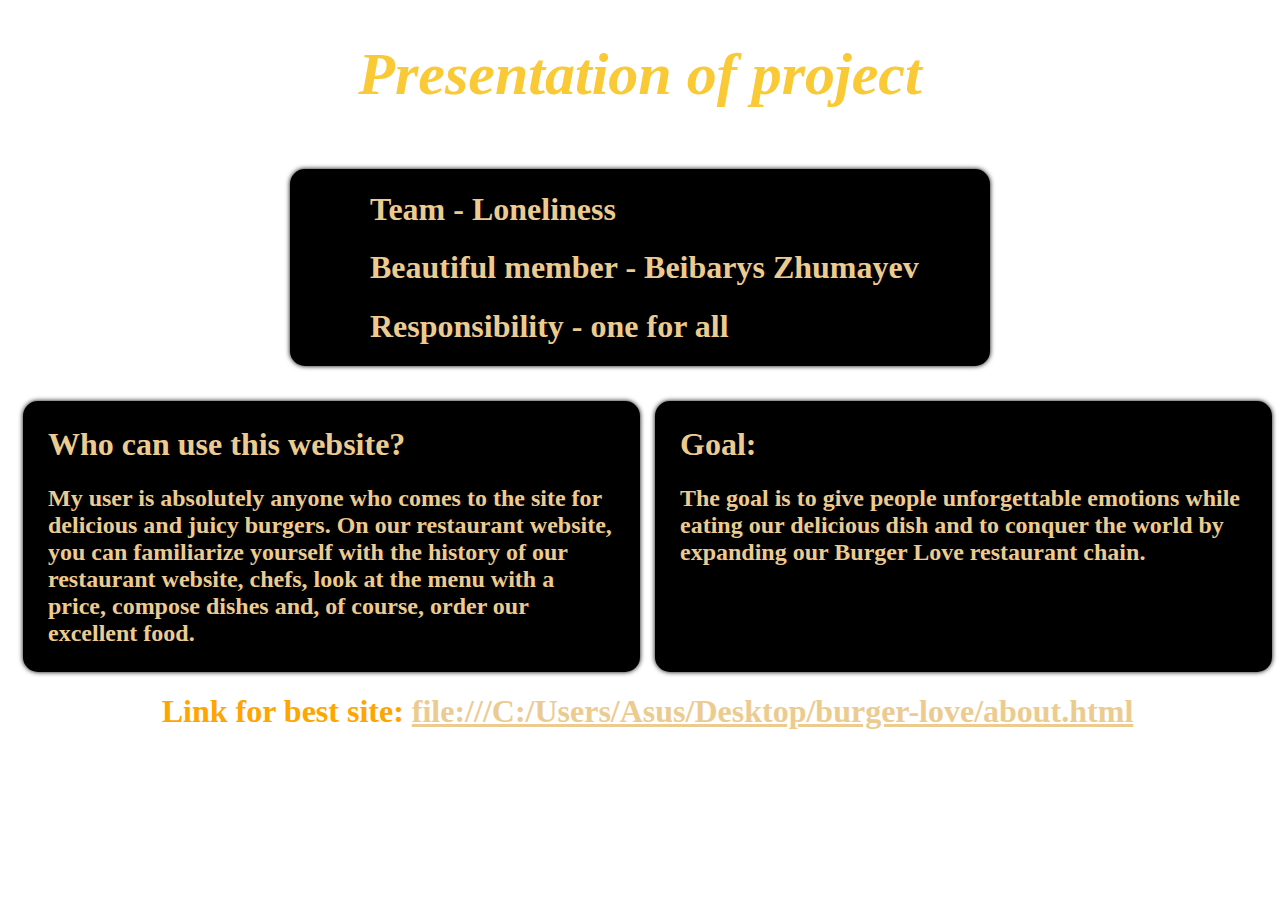
<file: slide.html>
<!DOCTYPE html>
<html>
<head>
	<title></title>
</head>
<body style="background-image: url(https://avatanplus.com/files/resources/original/5944efb75198e15cb5486426.jpg);">
	<div>
	<div style="text-align: center; font-size: 30px">
		<h1 style="color: #F9C936"><i>Presentation of project</i></h1>
	</div>
	<div style=" display: flex; justify-content: center;">
		<div style="margin-top: 20px; width: 700px; border-radius: 15px; box-shadow: 0 0 5px; background-color: #000000">
			<div style="margin-left: 80px;">
				<h1 style="color: #ECCB91">Team - Loneliness</h1>
				<h1 style="color: #ECCB91">Beautiful member - Beibarys Zhumayev</h1>
				<h1 style="color: #ECCB91">Responsibility - one for all</h1>
			</div>
		</div>
	</div>
	<div style="display: flex; margin-top: 15px">
		<div style="margin-top: 20px; margin-left: 15px; width: 700px; border-radius: 15px; box-shadow: 0 0 5px; background-color: #000000">
			<div style="margin: 25px; ">
			<h1 style="color: #ECCB91">Who can use this website?</h1>
	    	<h2 style="color: #ECCB91">	My user is absolutely anyone who comes to the site for delicious and juicy burgers. On our restaurant website, you can familiarize yourself with the history of our restaurant website, chefs, look at the menu with a price, compose dishes and, of course, order our excellent food.</h2>
	    	</div>
	    </div>

	    <div style="margin-top: 20px; margin-left: 15px; width: 700px; border-radius: 15px; box-shadow: 0 0 5px; background-color: #000000">
	    	<div style="margin: 25px">
			<h1 style="color: #ECCB91">Goal:</h1>
			<h2 style="color: #ECCB91">The goal is to give people unforgettable emotions while eating our delicious dish and to conquer the world by expanding our Burger Love restaurant chain.</h2>
			</div>
		</div>
	</div>
	<div style="margin-left: 15px; text-align: center;">
		<h1 style="color: orange">Link for best site: <a style="color: #ECCB91" href="file:///C:/Users/Asus/Desktop/burger-love/about.html">file:///C:/Users/Asus/Desktop/burger-love/about.html</a> </h1>
	</div>
	</div>
</body>
</html>
</file>
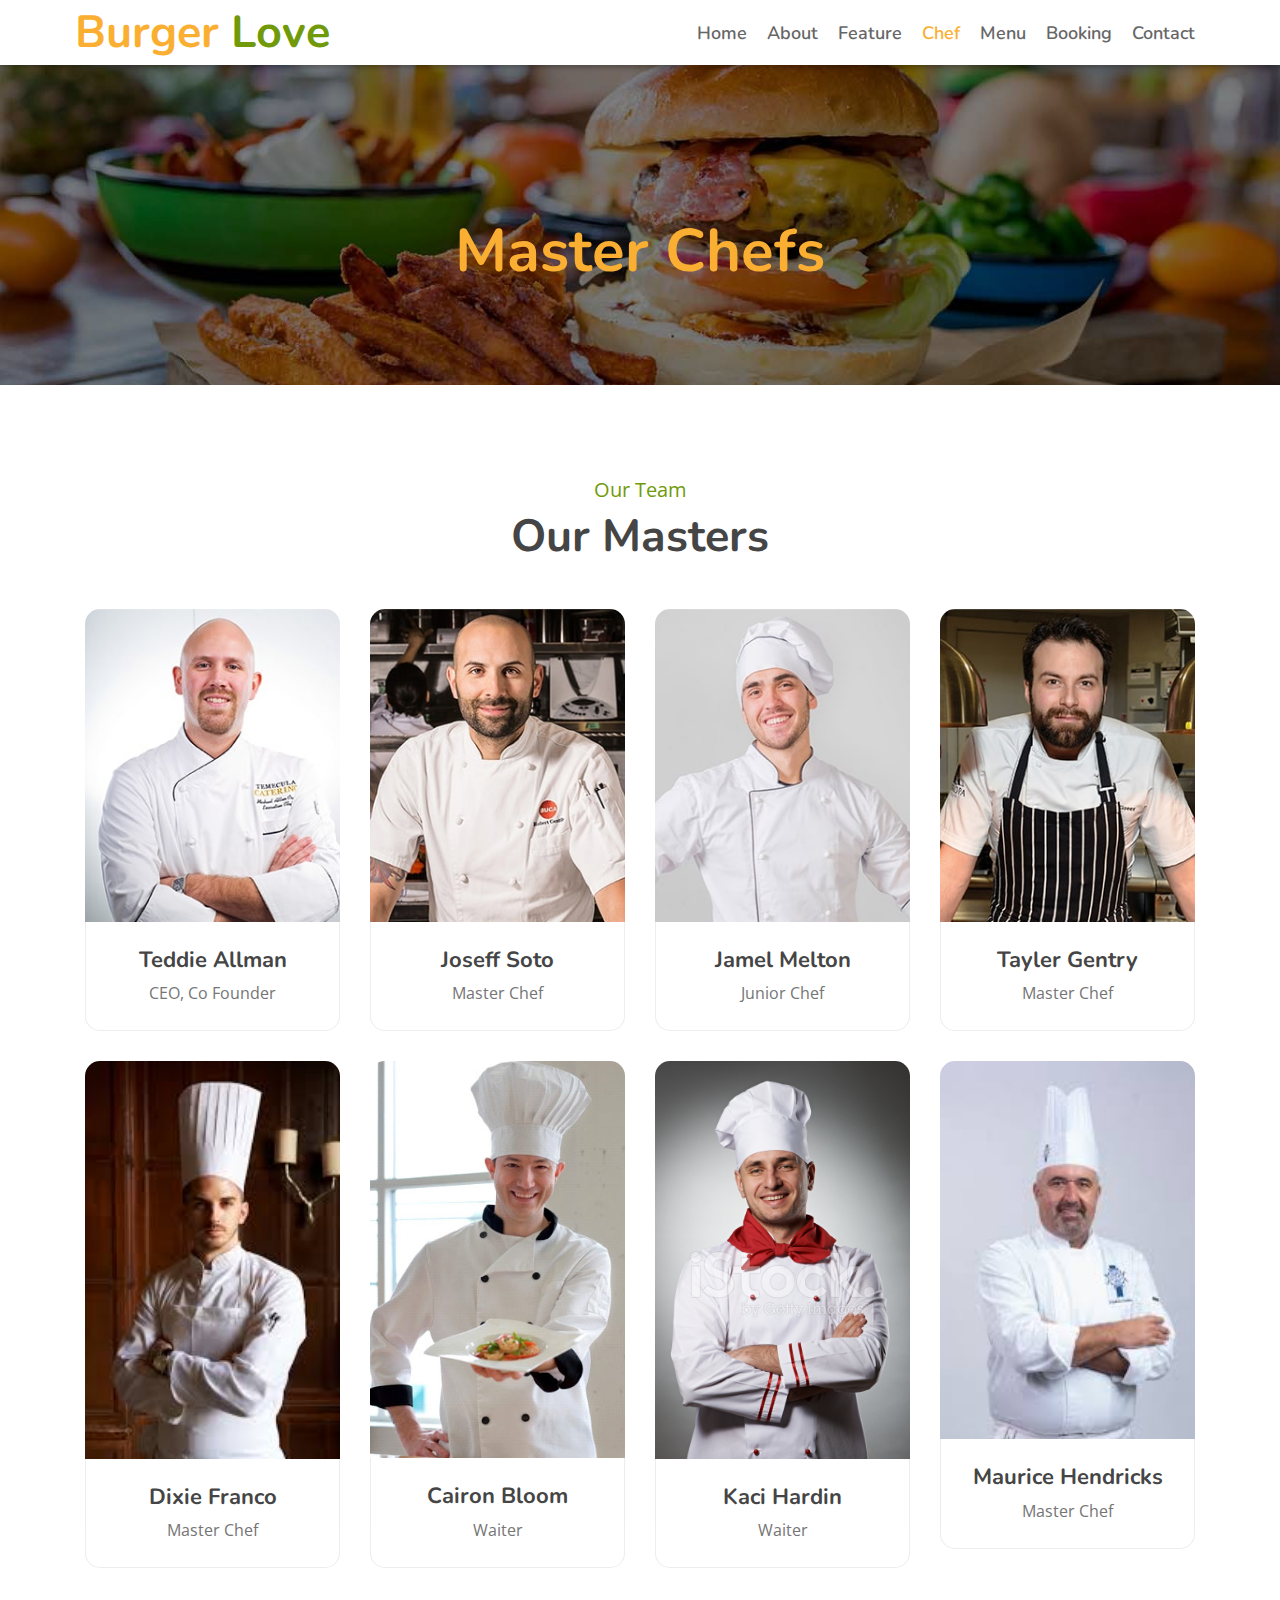
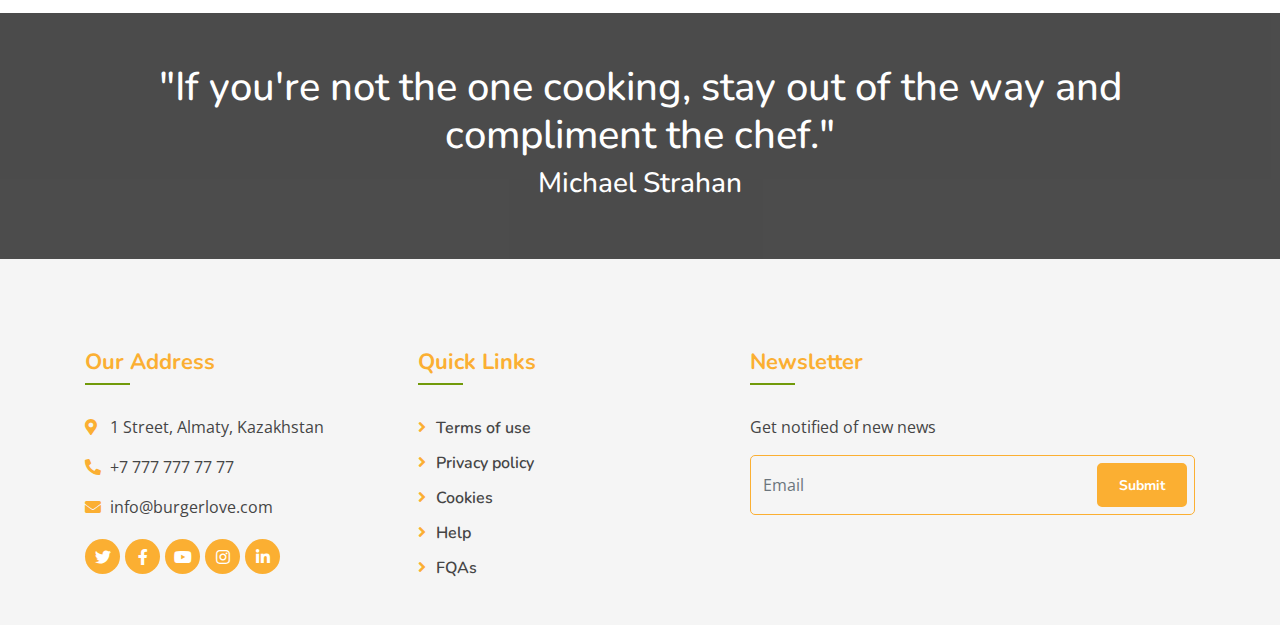
<file: team.html>
<!DOCTYPE html>
<html lang="en">
    <head>
        <meta charset="utf-8">
        <title>Burger Love</title>
        <meta content="width=device-width, initial-scale=1.0" name="viewport">
        <meta content="Free Website Template" name="keywords">
        <meta content="Free Website Template" name="description">

        <link href="img/logo.png" rel="icon">

        <link href="https://fonts.googleapis.com/css?family=Open+Sans:300,400|Nunito:600,700" rel="stylesheet"> 
        
        <link href="https://stackpath.bootstrapcdn.com/bootstrap/4.4.1/css/bootstrap.min.css" rel="stylesheet">
        <link href="https://cdnjs.cloudflare.com/ajax/libs/font-awesome/5.10.0/css/all.min.css" rel="stylesheet">
        <link href="lib/flaticon/font/flaticon.css" rel="stylesheet">

        <link href="css/style.css" rel="stylesheet">
    </head>

    <body>
        <div class="navbar nav-sticky navbar-expand-lg bg-light navbar-light">
            <div class="container-fluid">
                <a href="index.html" class="navbar-brand">Burger <span>Love</span></a>
                <button type="button" class="navbar-toggler" data-toggle="collapse" data-target="#navbarCollapse">
                    <span class="navbar-toggler-icon"></span>
                </button>

                <div class="collapse navbar-collapse justify-content-between" id="navbarCollapse">
                    <div class="navbar-nav ml-auto">
                        <a href="index.html" class="nav-item nav-link">Home</a>
                        <a href="about.html" class="nav-item nav-link">About</a>
                        <a href="feature.html" class="nav-item nav-link">Feature</a>
                        <a href="team.html" class="nav-item nav-link active">Chef</a>
                        <a href="menu.html" class="nav-item nav-link">Menu</a>
                        <a href="booking.html" class="nav-item nav-link">Booking</a>
                        <a href="contact.html" class="nav-item nav-link">Contact</a>
                    </div>
                </div>
            </div>
        </div>
        
        <div class="page-header">
            <div class="container">
                <div class="row">
                    <div class="col-12">
                        <h2>Master Chefs</h2>
                    </div>
                    <div class="col-12">
                        
                    </div>
                </div>
            </div>
        </div>

        <div class="team">
            <div class="container">
                <div class="section-header text-center">
                    <p>Our Team</p>
                    <h2>Our Masters</h2>
                </div>
                <div class="row">
                    <div class="col-lg-3 col-md-6">
                        <div class="team-item">
                            <div class="team-img">
                                <img src="img/team-1.jpg" alt="Image">
                                <div class="team-social">
                                    <a href=""><i class="fab fa-twitter"></i></a>
                                    <a href=""><i class="fab fa-facebook-f"></i></a>
                                    <a href=""><i class="fab fa-linkedin-in"></i></a>
                                    <a href=""><i class="fab fa-instagram"></i></a>
                                </div>
                            </div>
                            <div class="team-text">
                                <h2>Teddie Allman</h2>
                                <p>CEO, Co Founder</p>
                            </div>
                        </div>
                    </div>
                    <div class="col-lg-3 col-md-6">
                        <div class="team-item">
                            <div class="team-img">
                                <img src="img/team-2.jpg" alt="Image">
                                <div class="team-social">
                                    <a href=""><i class="fab fa-twitter"></i></a>
                                    <a href=""><i class="fab fa-facebook-f"></i></a>
                                    <a href=""><i class="fab fa-linkedin-in"></i></a>
                                    <a href=""><i class="fab fa-instagram"></i></a>
                                </div>
                            </div>
                            <div class="team-text">
                                <h2>Joseff Soto</h2>
                                <p>Master Chef</p>
                            </div>
                        </div>
                    </div>
                    <div class="col-lg-3 col-md-6">
                        <div class="team-item">
                            <div class="team-img">
                                <img src="img/team-3.jpg" alt="Image">
                                <div class="team-social">
                                    <a href=""><i class="fab fa-twitter"></i></a>
                                    <a href=""><i class="fab fa-facebook-f"></i></a>
                                    <a href=""><i class="fab fa-linkedin-in"></i></a>
                                    <a href=""><i class="fab fa-instagram"></i></a>
                                </div>
                            </div>
                            <div class="team-text">
                                <h2>Jamel Melton</h2>
                                <p>Junior Chef</p>
                            </div>
                        </div>
                    </div>
                    <div class="col-lg-3 col-md-6">
                        <div class="team-item">
                            <div class="team-img">
                                <img src="img/team-4.jpg" alt="Image">
                                <div class="team-social">
                                    <a href=""><i class="fab fa-twitter"></i></a>
                                    <a href=""><i class="fab fa-facebook-f"></i></a>
                                    <a href=""><i class="fab fa-linkedin-in"></i></a>
                                    <a href=""><i class="fab fa-instagram"></i></a>
                                </div>
                            </div>
                            <div class="team-text">
                                <h2>Tayler Gentry</h2>
                                <p>Master Chef</p>
                            </div>
                        </div>
                    </div>
                    <div class="col-lg-3 col-md-6">
                        <div class="team-item">
                            <div class="team-img">
                                <img src="img/team-5.jpg" alt="Image">
                                <div class="team-social">
                                    <a href=""><i class="fab fa-twitter"></i></a>
                                    <a href=""><i class="fab fa-facebook-f"></i></a>
                                    <a href=""><i class="fab fa-linkedin-in"></i></a>
                                    <a href=""><i class="fab fa-instagram"></i></a>
                                </div>
                            </div>
                            <div class="team-text">
                                <h2>Dixie Franco</h2>
                                <p>Master Chef</p>
                            </div>
                        </div>
                    </div>
                    <div class="col-lg-3 col-md-6">
                        <div class="team-item">
                            <div class="team-img">
                                <img src="img/team-6.jpg" alt="Image">
                                <div class="team-social">
                                    <a href=""><i class="fab fa-twitter"></i></a>
                                    <a href=""><i class="fab fa-facebook-f"></i></a>
                                    <a href=""><i class="fab fa-linkedin-in"></i></a>
                                    <a href=""><i class="fab fa-instagram"></i></a>
                                </div>
                            </div>
                            <div class="team-text">
                                <h2>Cairon Bloom</h2>
                                <p>Waiter</p>
                            </div>
                        </div>
                    </div>
                    <div class="col-lg-3 col-md-6">
                        <div class="team-item">
                            <div class="team-img">
                                <img src="img/team-7.jpg" alt="Image">
                                <div class="team-social">
                                    <a href=""><i class="fab fa-twitter"></i></a>
                                    <a href=""><i class="fab fa-facebook-f"></i></a>
                                    <a href=""><i class="fab fa-linkedin-in"></i></a>
                                    <a href=""><i class="fab fa-instagram"></i></a>
                                </div>
                            </div>
                            <div class="team-text">
                                <h2>Kaci Hardin</h2>
                                <p>Waiter</p>
                            </div>
                        </div>
                    </div>
                    <div class="col-lg-3 col-md-6">
                        <div class="team-item">
                            <div class="team-img">
                                <img src="img/team-8.jpg" alt="Image">
                                <div class="team-social">
                                    <a href=""><i class="fab fa-twitter"></i></a>
                                    <a href=""><i class="fab fa-facebook-f"></i></a>
                                    <a href=""><i class="fab fa-linkedin-in"></i></a>
                                    <a href=""><i class="fab fa-instagram"></i></a>
                                </div>
                            </div>
                            <div class="team-text">
                                <h2>Maurice Hendricks</h2>
                                <p>Master Chef</p>
                            </div>
                        </div>
                    </div>
                </div>
            </div>
        </div>

        <div class="citate">
            <div class="citate-front">
                <div class="container">
                    <div class="text-center">
                        <h1>"If you're not the one cooking, stay out of the way and compliment the chef."</h1>
                        <h3>Michael Strahan</h3>
                    </div>
                </div>
            </div>
        </div>

        <div class="footer">
            <div class="container">
                <div class="row">
                    <div class="col-lg-7">
                        <div class="row">
                            <div class="col-md-6">
                                <div class="footer-contact">
                                    <h2>Our Address</h2>
                                    <p><i class="fa fa-map-marker-alt"></i>1 Street, Almaty, Kazakhstan</p>
                                    <p><i class="fa fa-phone-alt"></i>+7 777 777 77 77</p>
                                    <p><i class="fa fa-envelope"></i>info@burgerlove.com</p>
                                    <div class="footer-social">
                                        <a href=""><i class="fab fa-twitter"></i></a>
                                        <a href=""><i class="fab fa-facebook-f"></i></a>
                                        <a href=""><i class="fab fa-youtube"></i></a>
                                        <a href=""><i class="fab fa-instagram"></i></a>
                                        <a href=""><i class="fab fa-linkedin-in"></i></a>
                                    </div>
                                </div>
                            </div>
                            <div class="col-md-6">
                                <div class="footer-link">
                                    <h2>Quick Links</h2>
                                    <a href="">Terms of use</a>
                                    <a href="">Privacy policy</a>
                                    <a href="">Cookies</a>
                                    <a href="">Help</a>
                                    <a href="">FQAs</a>
                                </div>
                            </div>
                        </div>
                    </div>
                    <div class="col-lg-5">
                        <div class="footer-newsletter">
                            <h2>Newsletter</h2>
                            <p>
                                Get notified of new news
                            </p>
                            <p></p>
                            <div class="form">
                                <input class="form-control" placeholder="Email">
                                <button class="btn custom-btn">Submit</button>
                            </div>
                        </div>
                    </div>
                </div>
            </div>
        </div>

        <script src="https://code.jquery.com/jquery-3.4.1.min.js"></script>
        <script src="https://stackpath.bootstrapcdn.com/bootstrap/4.4.1/js/bootstrap.bundle.min.js"></script>
        <script src="js/main.js"></script>
    </body>
</html>
</file>
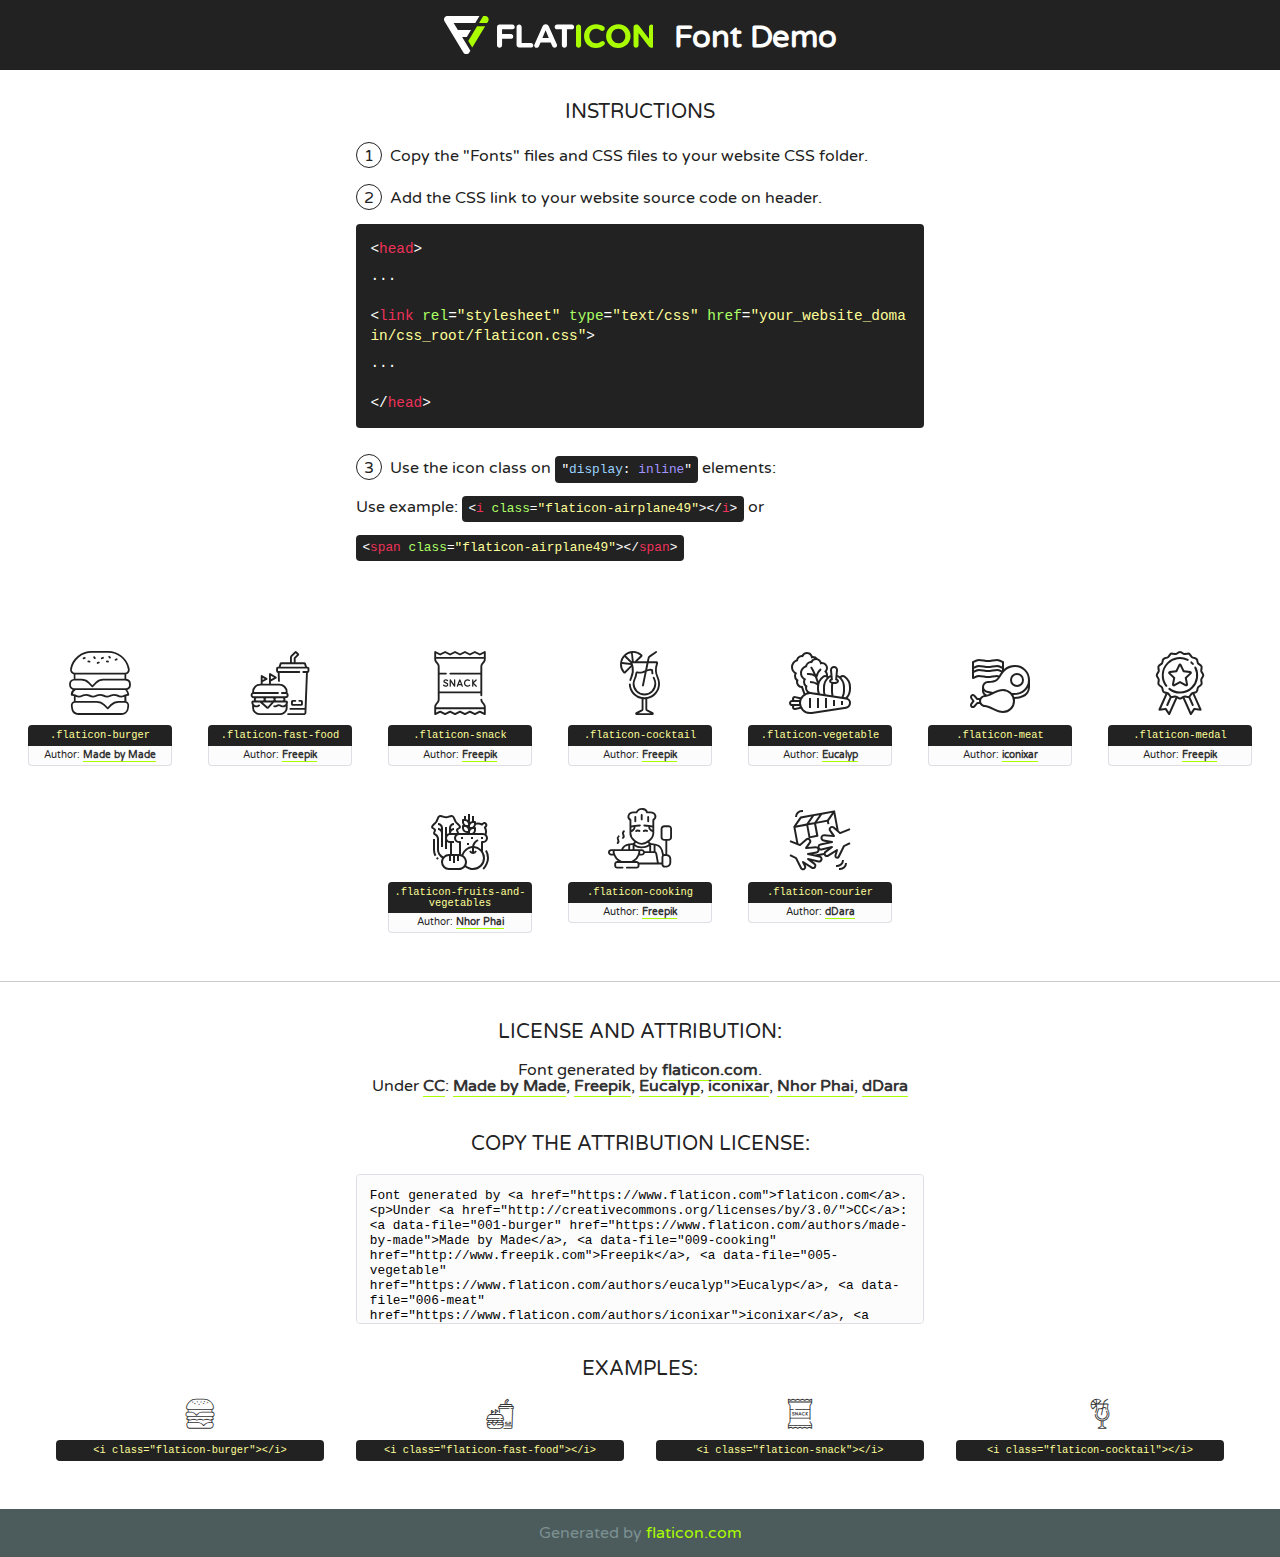
<file: lib/flaticon/font/flaticon.html>
<!DOCTYPE html>
<!--
  Flaticon icon font: Flaticon
  Creation date: 19/09/2020 16:59
-->
<html>
<!DOCTYPE html>
<html>

<head>
    <title>Flaticon WebFont</title>
    <link href="http://fonts.googleapis.com/css?family=Varela+Round" rel="stylesheet" type="text/css" />
    <link rel="stylesheet" type="text/css" href="flaticon.css">
    <meta charset="UTF-8">
    <style>
    html, body, div, span, applet, object, iframe,
    h1, h2, h3, h4, h5, h6, p, blockquote, pre,
    a, abbr, acronym, address, big, cite, code,
    del, dfn, em, img, ins, kbd, q, s, samp,
    small, strike, strong, sub, sup, tt, var,
    b, u, i, center,
    dl, dt, dd, ol, ul, li,
    fieldset, form, label, legend,
    table, caption, tbody, tfoot, thead, tr, th, td,
    article, aside, canvas, details, embed, 
    figure, figcaption, footer, header, hgroup, 
    menu, nav, output, ruby, section, summary,
    time, mark, audio, video {
        margin: 0;
        padding: 0;
        border: 0;
        font-size: 100%;
        font: inherit;
        vertical-align: baseline;
    }
    /* HTML5 display-role reset for older browsers */
    article, aside, details, figcaption, figure, 
    footer, header, hgroup, menu, nav, section {
        display: block;
    }
    body {
        line-height: 1;
    }
    ol, ul {
        list-style: none;
    }
    blockquote, q {
        quotes: none;
    }
    blockquote:before, blockquote:after,
    q:before, q:after {
        content: '';
        content: none;
    }
    table {
        border-collapse: collapse;
        border-spacing: 0;
    }
    body {
        font-family: 'Varela Round', Helvetica, Arial, sans-serif;
        font-size: 16px;
        color: #222;
    }
    a {
        color: #333;
        border-bottom: 1px solid #a9fd00;
        font-weight: bold;
        text-decoration: none;
    }
    * {
        -moz-box-sizing: border-box;
        -webkit-box-sizing: border-box;
        box-sizing: border-box;
        margin: 0;
        padding: 0;
    }
    [class^="flaticon-"]:before, [class*=" flaticon-"]:before, [class^="flaticon-"]:after, [class*=" flaticon-"]:after {
        font-family: Flaticon;
        font-size: 30px;
        font-style: normal;
        margin-left: 20px;
        color: #333;
    }
    .wrapper {
        max-width: 600px;
        margin: auto;
        padding: 0 1em;
    }
    .title {
        font-size: 1.25em;
        text-align: center;
        margin-bottom: 1em;
        text-transform: uppercase;
    }
    header {
        text-align: center;
        background-color: #222;
        color: #fff;
        padding: 1em;
    }
    header .logo {
        width: 210px;
        height: 38px;
        display: inline-block;
        vertical-align: middle;
        margin-right: 1em;
        border: none;
    }
    header strong {
        font-size: 1.95em;
        font-weight: bold;
        vertical-align: middle;
        margin-top: 5px;
        display: inline-block;
    }
    .demo {
        margin: 2em auto;
        line-height: 1.25em;
    }
    .demo ul li {
        margin-bottom: 1em;
    }
    .demo ul li .num {
        color: #222;
        border-radius: 20px;
        display: inline-block;
        width: 26px;
        padding: 3px;
        height: 26px;
        text-align: center;
        margin-right: 0.5em;
        border: 1px solid #222;
    }
    .demo ul li code {
        background-color: #222;
        border-radius: 4px;
        padding: 0.25em 0.5em;
        display: inline-block;
        color: #fff;
        font-family: Consolas,Monaco,Lucida Console,Liberation Mono,DejaVu Sans Mono,Bitstream Vera Sans Mono,Courier New, monospace;
        font-weight: lighter;
        margin-top: 1em;
        font-size: 0.8em;
        word-break: break-all;
    }
    .demo ul li code.big {
        padding: 1em;
        font-size: 0.9em;
    }
    .demo ul li code .red {
        color: #EF3159;
    }
    .demo ul li code .green {
        color: #ACFF65;
    }
    .demo ul li code .yellow {
        color: #FFFF99;
    }
    .demo ul li code .blue {
        color: #99D3FF;
    }
    .demo ul li code .purple {
        color: #A295FF;
    }
    .demo ul li code .dots {
        margin-top: 0.5em;
        display: block;
    }
    #glyphs {
        border-bottom: 1px solid #ccc;
        padding: 2em 0;
        text-align: center;
    }
    .glyph {
        display: inline-block;
        width: 9em;
        margin: 1em;
        text-align: center;
        vertical-align: top;
        background: #FFF;
    }
    .glyph .glyph-icon {
        padding: 10px;
        display: block;
        font-family:"Flaticon";
        font-size: 64px;
        line-height: 1;
    }
    .glyph .glyph-icon:before {
        font-size: 64px;
        color: #222;
        margin-left: 0;
    }
    .class-name {
        font-size: 0.65em;
        background-color: #222;
        color: #fff;
        border-radius: 4px 4px 0 0;
        padding: 0.5em;
        color: #FFFF99;
        font-family: Consolas,Monaco,Lucida Console,Liberation Mono,DejaVu Sans Mono,Bitstream Vera Sans Mono,Courier New, monospace;
    }
    .author-name {
        font-size: 0.6em;
        background-color: #fcfcfd;
        border: 1px solid #DEDEE4;
        border-top: 0;
        border-radius: 0 0 4px 4px;
        padding: 0.5em;
    }
    .class-name:last-child {
        font-size: 10px;
        color:#888;
    }
    .class-name:last-child a {
        font-size: 10px;
        color:#555;
    }
    .class-name:last-child a:hover {
        color:#a9fd00;
    }
    .glyph > input {
        display: block;
        width: 100px;
        margin: 5px auto;
        text-align: center;
        font-size: 12px;
        cursor: text;
    }
    .glyph > input.icon-input {
        font-family:"Flaticon";
        font-size: 16px;
        margin-bottom: 10px;
    }
    .attribution .title {
        margin-top: 2em;
    }
    .attribution textarea {
        background-color: #fcfcfd;
        padding: 1em;
        border: none;
        box-shadow: none;
        border: 1px solid #DEDEE4;
        border-radius: 4px;
        resize: none;
        width: 100%;
        height: 150px;
        font-size: 0.8em;
        font-family: Consolas,Monaco,Lucida Console,Liberation Mono,DejaVu Sans Mono,Bitstream Vera Sans Mono,Courier New, monospace;
        -webkit-appearance: none;
    }
    .iconsuse {
        margin: 2em auto;
        text-align: center;
        max-width: 1200px;
    }
    .iconsuse:after {
        content: '';
        display: table;
        clear: both;
    }
    .iconsuse .image {
        float: left;
        width: 25%;
        padding: 0 1em;
    }
    .iconsuse .image p {
        margin-bottom: 1em;
    }
    .iconsuse .image span {
        display: block;
        font-size: 0.65em;
        background-color: #222;
        color: #fff;
        border-radius: 4px;
        padding: 0.5em;
        color: #FFFF99;
        margin-top: 1em;
        font-family: Consolas,Monaco,Lucida Console,Liberation Mono,DejaVu Sans Mono,Bitstream Vera Sans Mono,Courier New, monospace;
    }
    #footer {
        text-align: center;
        background-color: #4C5B5C;
        color: #7c9192;
        padding: 1em;
    }
    #footer a {
        border: none;
        color: #a9fd00;
        font-weight: normal;
    }
    @media (max-width: 960px) {
        .iconsuse .image {
            width: 50%;
        }
    }
    @media (max-width: 560px) {
        .iconsuse .image {
            width: 100%;
        }
    }
    </style>
</head>

<body class="characters-off">

    <header>
        <a href="https://www.flaticon.com" target="_blank" class="logo">
            <svg version="1.1" xmlns="http://www.w3.org/2000/svg" xmlns:xlink="http://www.w3.org/1999/xlink" xmlns:a="http://ns.adobe.com/AdobeSVGViewerExtensions/3.0/" viewBox="0 0 560.875 102.036" enable-background="new 0 0 560.875 102.036" xml:space="preserve">
                <defs>
                </defs>
                <g>
                    <g class="letters">
                        <path fill="#ffffff" d="M141.596,29.675c0-3.777,2.985-6.767,6.764-6.767h34.438c3.426,0,6.15,2.728,6.15,6.15
                        c0,3.43-2.724,6.149-6.15,6.149h-27.674v13.091h23.719c3.429,0,6.151,2.724,6.151,6.15c0,3.43-2.723,6.149-6.151,6.149h-23.719
                        v17.574c0,3.773-2.986,6.761-6.764,6.761c-3.779,0-6.764-2.989-6.764-6.761V29.675z"></path>
                        <path fill="#ffffff" d="M193.844,29.149c0-3.781,2.985-6.767,6.764-6.767c3.776,0,6.763,2.985,6.763,6.767v42.957h25.039
                        c3.426,0,6.149,2.726,6.149,6.153c0,3.425-2.723,6.15-6.149,6.15h-31.802c-3.779,0-6.764-2.986-6.764-6.768V29.149z"></path>
                        <path fill="#ffffff" d="M241.891,75.71l21.438-48.407c1.492-3.341,4.215-5.357,7.906-5.357h0.792
                        c3.686,0,6.323,2.017,7.815,5.357l21.439,48.407c0.436,0.967,0.701,1.845,0.701,2.723c0,3.602-2.809,6.501-6.414,6.501
                        c-3.161,0-5.269-1.845-6.499-4.655l-4.132-9.661h-27.059l-4.301,10.102c-1.144,2.631-3.426,4.214-6.237,4.214
                        c-3.517,0-6.24-2.81-6.24-6.325C241.1,77.64,241.451,76.677,241.891,75.71z M279.932,58.666l-8.521-20.297l-8.526,20.297H279.932
                        z"></path>
                        <path fill="#ffffff" d="M314.864,35.387H301.86c-3.429,0-6.239-2.813-6.239-6.238c0-3.429,2.811-6.24,6.239-6.24h39.533
                        c3.426,0,6.237,2.811,6.237,6.24c0,3.425-2.811,6.238-6.237,6.238h-13.001v42.785c0,3.773-2.99,6.761-6.764,6.761
                        c-3.779,0-6.764-2.989-6.764-6.761V35.387z"></path>
                        <path fill="#A9FD00" d="M352.615,29.149c0-3.781,2.985-6.767,6.767-6.767c3.774,0,6.761,2.985,6.761,6.767v49.024
                        c0,3.773-2.987,6.761-6.761,6.761c-3.781,0-6.767-2.989-6.767-6.761V29.149z"></path>
                        <path fill="#A9FD00" d="M374.132,53.836v-0.179c0-17.481,13.178-31.801,32.065-31.801c9.22,0,15.459,2.458,20.557,6.238
                        c1.402,1.054,2.637,2.985,2.637,5.357c0,3.692-2.985,6.59-6.681,6.59c-1.845,0-3.071-0.702-4.044-1.319
                        c-3.776-2.813-7.729-4.393-12.562-4.393c-10.364,0-17.831,8.611-17.831,19.154v0.173c0,10.542,7.291,19.329,17.831,19.329
                        c5.715,0,9.492-1.756,13.359-4.834c1.049-0.874,2.458-1.491,4.039-1.491c3.429,0,6.325,2.813,6.325,6.236
                        c0,2.106-1.056,3.78-2.282,4.834c-5.539,4.834-12.036,7.733-21.878,7.733C387.572,85.464,374.132,71.493,374.132,53.836z"></path>
                        <path fill="#A9FD00" d="M433.009,53.836v-0.179c0-17.481,13.79-31.801,32.766-31.801c18.981,0,32.592,14.143,32.592,31.628v0.173
                        c0,17.483-13.785,31.807-32.769,31.807C446.625,85.464,433.009,71.32,433.009,53.836z M484.224,53.836v-0.179
                        c0-10.539-7.725-19.326-18.626-19.326c-10.893,0-18.449,8.611-18.449,19.154v0.173c0,10.542,7.73,19.329,18.626,19.329
                        C476.676,72.986,484.224,64.378,484.224,53.836z"></path>
                        <path fill="#A9FD00" d="M506.233,29.321c0-3.774,2.99-6.763,6.767-6.763h1.401c3.252,0,5.183,1.583,7.029,3.953l26.093,34.265
                        V29.059c0-3.692,2.99-6.677,6.681-6.677c3.683,0,6.671,2.985,6.671,6.677v48.934c0,3.78-2.987,6.765-6.764,6.765h-0.436
                        c-3.257,0-5.188-1.581-7.034-3.953l-27.056-35.492v32.944c0,3.687-2.985,6.676-6.678,6.676c-3.683,0-6.673-2.989-6.673-6.676
                        V29.321z"></path>
                    </g>
                    <g class="insignia">
                        <path fill="#ffffff" d="M48.372,56.137h12.517l11.156-18.537H37.186L25.688,18.539h57.825L94.668,0H9.271
                        C5.925,0,2.842,1.801,1.198,4.716c-1.644,2.907-1.593,6.482,0.134,9.343l50.38,83.501c1.678,2.781,4.689,4.476,7.938,4.476
                        c3.246,0,6.257-1.695,7.935-4.476l2.898-4.804L48.372,56.137z"></path>
                        <g class="i">
                            <path fill="#A9FD00" d="M93.575,18.539h0.031v0.004l21.652,0.004l2.705-4.488c1.727-2.861,1.778-6.436,0.133-9.343
                            C116.454,1.801,113.371,0,110.026,0h-5.294L93.575,18.539z"></path>
                            <polygon fill="#A9FD00" points="88.291,27.356 64.725,66.486 75.519,84.404 109.942,27.356"></polygon>
                        </g>
                    </g>
                </g>
            </svg>
        </a>
        <strong>Font Demo</strong>
    </header>


    <section class="demo wrapper">

        <p class="title">Instructions</p>

        <ul>
            <li>
                <span class="num">1</span>Copy the "Fonts" files and CSS files to your website CSS folder.
            </li>
            <li>
                <span class="num">2</span>Add the CSS link to your website source code on header.
                <code class="big">
                    &lt;<span class="red">head</span>&gt;
                    <br/><span class="dots">...</span>
                    <br/>&lt;<span class="red">link</span> <span class="green">rel</span>=<span class="yellow">"stylesheet"</span> <span class="green">type</span>=<span class="yellow">"text/css"</span> <span class="green">href</span>=<span class="yellow">"your_website_domain/css_root/flaticon.css"</span>&gt;
                    <br/><span class="dots">...</span>
                    <br/>&lt;/<span class="red">head</span>&gt;
                </code>
            </li>

            <li>
                <p>
                    <span class="num">3</span>Use the icon class on <code>"<span class="blue">display</span>:<span class="purple"> inline</span>"</code> elements:
                    <br />
                    Use example: <code>&lt;<span class="red">i</span> <span class="green">class</span>=<span class="yellow">&quot;flaticon-airplane49&quot;</span>&gt;&lt;/<span class="red">i</span>&gt;</code> or <code>&lt;<span class="red">span</span> <span class="green">class</span>=<span class="yellow">&quot;flaticon-airplane49&quot;</span>&gt;&lt;/<span class="red">span</span>&gt;</code>
            </li>
        </ul>

    </section>




   <section id="glyphs">          
    
      
        <div class="glyph"><div class="glyph-icon flaticon-burger"></div>
            <div class="class-name">.flaticon-burger</div>
            <div class="author-name">Author: <a data-file="001-burger" href="https://www.flaticon.com/authors/made-by-made">Made by Made</a> </div> 
        </div>        
        
        <div class="glyph"><div class="glyph-icon flaticon-fast-food"></div>
            <div class="class-name">.flaticon-fast-food</div>
            <div class="author-name">Author: <a data-file="002-fast-food" href="http://www.freepik.com">Freepik</a> </div> 
        </div>        
        
        <div class="glyph"><div class="glyph-icon flaticon-snack"></div>
            <div class="class-name">.flaticon-snack</div>
            <div class="author-name">Author: <a data-file="003-snack" href="http://www.freepik.com">Freepik</a> </div> 
        </div>        
        
        <div class="glyph"><div class="glyph-icon flaticon-cocktail"></div>
            <div class="class-name">.flaticon-cocktail</div>
            <div class="author-name">Author: <a data-file="004-cocktail" href="http://www.freepik.com">Freepik</a> </div> 
        </div>        
        
        <div class="glyph"><div class="glyph-icon flaticon-vegetable"></div>
            <div class="class-name">.flaticon-vegetable</div>
            <div class="author-name">Author: <a data-file="005-vegetable" href="https://www.flaticon.com/authors/eucalyp">Eucalyp</a> </div> 
        </div>        
        
        <div class="glyph"><div class="glyph-icon flaticon-meat"></div>
            <div class="class-name">.flaticon-meat</div>
            <div class="author-name">Author: <a data-file="006-meat" href="https://www.flaticon.com/authors/iconixar">iconixar</a> </div> 
        </div>        
        
        <div class="glyph"><div class="glyph-icon flaticon-medal"></div>
            <div class="class-name">.flaticon-medal</div>
            <div class="author-name">Author: <a data-file="007-medal" href="http://www.freepik.com">Freepik</a> </div> 
        </div>        
        
        <div class="glyph"><div class="glyph-icon flaticon-fruits-and-vegetables"></div>
            <div class="class-name">.flaticon-fruits-and-vegetables</div>
            <div class="author-name">Author: <a data-file="008-fruits-and-vegetables" href="https://www.flaticon.com/authors/nhor-phai">Nhor Phai</a> </div> 
        </div>        
        
        <div class="glyph"><div class="glyph-icon flaticon-cooking"></div>
            <div class="class-name">.flaticon-cooking</div>
            <div class="author-name">Author: <a data-file="009-cooking" href="http://www.freepik.com">Freepik</a> </div> 
        </div>        
        
        <div class="glyph"><div class="glyph-icon flaticon-courier"></div>
            <div class="class-name">.flaticon-courier</div>
            <div class="author-name">Author: <a data-file="010-courier" href="https://www.flaticon.com/authors/ddara">dDara</a> </div> 
        </div>        
        

    </section>



    <section class="attribution wrapper"   style="text-align:center;">

      <div class="title">License and attribution:</div><div class="attrDiv">Font generated by <a href="https://www.flaticon.com">flaticon.com</a>. <div><p>Under <a href="http://creativecommons.org/licenses/by/3.0/">CC</a>: <a data-file="001-burger" href="https://www.flaticon.com/authors/made-by-made">Made by Made</a>, <a data-file="009-cooking" href="http://www.freepik.com">Freepik</a>, <a data-file="005-vegetable" href="https://www.flaticon.com/authors/eucalyp">Eucalyp</a>, <a data-file="006-meat" href="https://www.flaticon.com/authors/iconixar">iconixar</a>, <a data-file="008-fruits-and-vegetables" href="https://www.flaticon.com/authors/nhor-phai">Nhor Phai</a>, <a data-file="010-courier" href="https://www.flaticon.com/authors/ddara">dDara</a></p>  </div>
      </div>
      <div class="title">Copy the Attribution License:</div>

    <textarea onclick="this.focus();this.select();">Font generated by &lt;a href=&quot;https://www.flaticon.com&quot;&gt;flaticon.com&lt;/a&gt;. <p>Under <a href="http://creativecommons.org/licenses/by/3.0/">CC</a>: <a data-file="001-burger" href="https://www.flaticon.com/authors/made-by-made">Made by Made</a>, <a data-file="009-cooking" href="http://www.freepik.com">Freepik</a>, <a data-file="005-vegetable" href="https://www.flaticon.com/authors/eucalyp">Eucalyp</a>, <a data-file="006-meat" href="https://www.flaticon.com/authors/iconixar">iconixar</a>, <a data-file="008-fruits-and-vegetables" href="https://www.flaticon.com/authors/nhor-phai">Nhor Phai</a>, <a data-file="010-courier" href="https://www.flaticon.com/authors/ddara">dDara</a></p>  
     </textarea>

    </section>

    <section class="iconsuse">

          <div class="title">Examples:</div>            
             
            <div class="image">
                <p>
                    <i class="glyph-icon flaticon-burger"></i> 
                    <span>&lt;i class=&quot;flaticon-burger&quot;&gt;&lt;/i&gt;</span>
                </p>
            </div>
            
            <div class="image">
                <p>
                    <i class="glyph-icon flaticon-fast-food"></i> 
                    <span>&lt;i class=&quot;flaticon-fast-food&quot;&gt;&lt;/i&gt;</span>
                </p>
            </div>
            
            <div class="image">
                <p>
                    <i class="glyph-icon flaticon-snack"></i> 
                    <span>&lt;i class=&quot;flaticon-snack&quot;&gt;&lt;/i&gt;</span>
                </p>
            </div>
            
            <div class="image">
                <p>
                    <i class="glyph-icon flaticon-cocktail"></i> 
                    <span>&lt;i class=&quot;flaticon-cocktail&quot;&gt;&lt;/i&gt;</span>
                </p>
            </div>
                       
        </div>
                            
    </section>

<div id="footer">
    <div>Generated by <a href="https://www.flaticon.com">flaticon.com</a>
    </div>
</div>



</body>
</html>
</file>
<file: lib/flaticon/font/flaticon.css>
/*
  	Flaticon icon font: Flaticon
  	Creation date: 19/09/2020 16:59
  	*/

@font-face {
  font-family: "Flaticon";
  src: url("./Flaticon.eot");
  src: url("./Flaticon.eot?#iefix") format("embedded-opentype"),
       url("./Flaticon.woff2") format("woff2"),
       url("./Flaticon.woff") format("woff"),
       url("./Flaticon.ttf") format("truetype"),
       url("./Flaticon.svg#Flaticon") format("svg");
  font-weight: normal;
  font-style: normal;
}

@media screen and (-webkit-min-device-pixel-ratio:0) {
  @font-face {
    font-family: "Flaticon";
    src: url("./Flaticon.svg#Flaticon") format("svg");
  }
}

[class^="flaticon-"]:before, [class*=" flaticon-"]:before,
[class^="flaticon-"]:after, [class*=" flaticon-"]:after {   
  font-family: Flaticon;
        font-size: 20px;
font-style: normal;
margin-left: 20px;
}

.flaticon-burger:before { content: "\f100"; }
.flaticon-fast-food:before { content: "\f101"; }
.flaticon-snack:before { content: "\f102"; }
.flaticon-cocktail:before { content: "\f103"; }
.flaticon-vegetable:before { content: "\f104"; }
.flaticon-meat:before { content: "\f105"; }
.flaticon-medal:before { content: "\f106"; }
.flaticon-fruits-and-vegetables:before { content: "\f107"; }
.flaticon-cooking:before { content: "\f108"; }
.flaticon-courier:before { content: "\f109"; }
</file>
<file: css/style.css>
/*******************************/
/********* General CSS *********/
/*******************************/
body {
    color: #757575;
    background: #ffffff;
    font-family: 'open sans', sans-serif;
}

h1,
h2, 
h3, 
h4,
h5, 
h6 {
    color: #454545;
    font-family: 'Nunito', sans-serif;
}

a {
    font-family: 'Nunito', sans-serif;
    font-weight: 600;
    color: #fbaf32;
    transition: .3s;
}

a:hover,
a:active,
a:focus {
    color: #719a0a;
    outline: none;
    text-decoration: none;
}

.btn.custom-btn {
    padding: 12px 25px;
    font-family: 'Nunito', sans-serif;
    font-size: 16px;
    font-weight: 600;
    color: #ffffff;
    background: #fbaf32;
    border: 2px solid #fbaf32;
    border-radius: 5px;
    transition: .5s;
}

.btn.custom-btn:hover {
    color: #fbaf32;
    background: transparent;
}

.btn.custom-btn:focus,
.form-control:focus,
.custom-select:focus {
    box-shadow: none;
}

.container-fluid {
    max-width: 1366px;
}

[class^="flaticon-"]:before, [class*=" flaticon-"]:before,
[class^="flaticon-"]:after, [class*=" flaticon-"]:after {   
    font-size: inherit;
    margin-left: 0;
}


/**********************************/
/*********** Nav Bar CSS **********/
/**********************************/
.navbar {
    position: relative;
    transition: .5s;
    z-index: 999;
}

.navbar.nav-sticky {
    position: sticky;
    width: 100%;
    box-shadow: 0 2px 5px rgba(0, 0, 0, .3);
}

.navbar .navbar-brand {
    margin: 0;
    color: #fbaf32;
    font-size: 45px;
    line-height: 0px;
    font-weight: 700;
    font-family: 'Nunito', sans-serif;
    transition: .5s;
    
}

.navbar .navbar-brand span {
    color: #719a0a;
}

.navbar .navbar-brand:hover {
    color: #fbaf32;
}

.navbar .navbar-brand:hover span {
    color: #fbaf32;
}

.navbar .navbar-brand img {
    max-width: 100%;
    max-height: 40px;
}

.navbar .dropdown-menu {
    margin-top: 0;
    border: 0;
    border-radius: 0;
    background: #f8f9fa;
}

@media (min-width: 992px) {
    .navbar {
        position: absolute;
        width: 100%;
        padding: 30px 60px;
        background: transparent !important;
        z-index: 9;
    }
    
    .navbar.nav-sticky {
        padding: 10px 60px;
        background: #ffffff !important;
    }
    
    .navbar .navbar-brand {
        color: #fbaf32;
    }
    
    .navbar.nav-sticky .navbar-brand {
        color: #fbaf32;
    }

    .navbar-light .navbar-nav .nav-link,
    .navbar-light .navbar-nav .nav-link:focus {
        padding: 10px 10px 8px 10px;
        font-family: 'Nunito', sans-serif;
        color: #ffffff;
        font-size: 18px;
        font-weight: 600;
    }
    
    .navbar-light.nav-sticky .navbar-nav .nav-link,
    .navbar-light.nav-sticky .navbar-nav .nav-link:focus {
        color: #666666;
    }

    .navbar-light .navbar-nav .nav-link:hover,
    .navbar-light .navbar-nav .nav-link.active {
        color: #fbaf32;
    }
    
    .navbar-light.nav-sticky .navbar-nav .nav-link:hover,
    .navbar-light.nav-sticky .navbar-nav .nav-link.active {
        color: #fbaf32;
    }
}

@media (max-width: 991.98px) {   
    .navbar {
        padding: 15px;
        background: #ffffff !important;
    }
    
    .navbar .navbar-brand {
        color: #fbaf32;
    }
    
    .navbar .navbar-nav {
        margin-top: 15px;
    }
    
    .navbar a.nav-link {
        padding: 5px;
    }
    
    .navbar .dropdown-menu {
        box-shadow: none;
    }
}


/*******************************/
/********** Hero CSS ***********/
/*******************************/
.carousel {
    position: relative;
    width: 100%;
    height: 100vh;
    min-height: 400px;
    background: #ffffff;
}

.carousel .container-fluid {
    padding: 0;
}

.carousel .carousel-item {
    position: relative;
    width: 100%;
    height: 100vh;
    display: flex;
    align-items: center;
    justify-content: center;
    flex-direction: column;
}

.carousel .carousel-img {
    position: relative;
    width: 100%;
    height: 100%;
    text-align: right;
    overflow: hidden;
}

.carousel .carousel-img::after {
    position: absolute;
    content: "";
    top: 0;
    right: 0;
    bottom: 0;
    left: 0;
    background: rgba(0, 0, 0, 0.6);
    z-index: 1;
}

.carousel .carousel-img img {
    width: 100%;
    height: 100%;
    object-fit: cover;
}

.carousel .carousel-text {
    position: absolute;
    max-width: 700px;
    height: calc(100vh - 35px);
    display: flex;
    align-items: center;
    justify-content: center;
    flex-direction: column;
    z-index: 2;
}

.carousel .carousel-text h1 {
    text-align: center;
    color: #ffffff;
    font-size: 60px;
    font-weight: 700;
    margin-bottom: 30px;
}

.carousel .carousel-text h1 span {
    color: #fbaf32;
}

.carousel .carousel-text p {
    color: #ffffff;
    text-align: center;
    font-size: 20px;
    margin-bottom: 35px;
}

.carousel .carousel-btn .btn:last-child {
    margin-left: 10px;
    background: #719a0a;
    border-color: #719a0a;
}

.carousel .carousel-btn .btn:last-child:hover {
    color: #719a0a;
    background: transparent;
}

.carousel .animated {
    -webkit-animation-duration: 1s;
    animation-duration: 1s;
}

@media (max-width: 991.98px) {
    
    .carousel .carousel-text h1 {
        font-size: 35px;
    }
    
    .carousel .carousel-text p {
        font-size: 16px;
    }
    
    .carousel .carousel-text .btn {
        padding: 12px 30px;
        font-size: 15px;
        letter-spacing: 0;
    }
}

@media (max-width: 767.98px) {
    
    .carousel .carousel-text h1 {
        font-size: 30px;
    }
    
    .carousel .carousel-text .btn {
        padding: 10px 25px;
        font-size: 15px;
        letter-spacing: 0;
    }
}

@media (max-width: 575.98px) {
    .carousel .carousel-text h1 {
        font-size: 25px;
    }
    
    .carousel .carousel-text .btn {
        padding: 8px 20px;
        font-size: 14px;
        letter-spacing: 0;
    }
}


/*******************************/
/******* Page Header CSS *******/
/*******************************/
.page-header {
    position: relative;
    margin-bottom: 45px;
    padding: 150px 0 90px 0;
    text-align: center;
    background: linear-gradient(rgba(0, 0, 0, .5), rgba(0, 0, 0, .5)), url(../img/page-header.jpg);
    background-position: center;
    background-repeat: no-repeat;
    background-size: cover;
}

.page-header h2 {
    position: relative;
    color: #fbaf32;
    font-size: 60px;
    font-weight: 700;
}

.page-header a {
    position: relative;
    padding: 0 12px;
    font-size: 20px;
    text-transform: uppercase;
    color: #ffffff;
}

.page-header a:hover {
    color: #ffffff;
}

.page-header a::after {
    position: absolute;
    content: "/";
    width: 8px;
    height: 8px;
    top: -1px;
    right: -7px;
    text-align: center;
    color: #fbaf32;
}

.page-header a:last-child::after {
    display: none;
}

@media (max-width: 767.98px) {
    .page-header h2 {
        font-size: 35px;
    }
    
    .page-header a {
        font-size: 18px;
    }
}


/*******************************/
/******* Section Header ********/
/*******************************/
.section-header {
    position: relative;
    margin-bottom: 45px;
}

.section-header p {
    color: #719a0a;
    margin-bottom: 5px;
    position: relative;
    font-size: 20px;
}

.section-header h2 {
    margin: 0;
    position: relative;
    font-size: 45px;
    font-weight: 700;
}

@media (max-width: 991.98px) {
    .section-header h2 {
        font-size: 40px;
        font-weight: 600;
    }
}

@media (max-width: 767.98px) {
    .section-header h2 {
        font-size: 35px;
        font-weight: 600;
    }
}

@media (max-width: 575.98px) {
    .section-header h2 {
        font-size: 30px;
        font-weight: 600;
    }
}


/*******************************/
/********* Booking CSS *********/
/*******************************/
.booking {
    position: relative;
    width: 100%;
    margin-bottom: 45px;
    background: rgba(0, 0, 0, .04);
}

.booking .booking-content {
    padding: 45px 0 15px 0;
}

.booking .booking-content .section-header {
    margin-bottom: 30px;
}

.booking .booking-form {
    padding: 60px 30px;
    background: #fbaf32;
}

.booking .booking-form .control-group {
    margin-bottom: 15px;
}

.booking .booking-form .input-group-text {
    position: absolute;
    padding: 0;
    border: none;
    background: none;
    top: 15px;
    right: 15px;
    color: #ffffff;
    font-size: 14px;
}

.booking .booking-form .form-control {
    height: 45px;
    font-size: 14px;
    color: #ffffff;
    padding: 0 15px;
    border-radius: 5px !important;
    border: 1px solid #ffffff;
    background: transparent;
}

.booking .booking-form select.form-control {
    padding: 0 10px;
}

.booking .booking-form .form-control::placeholder {
    color: #ffffff;
    opacity: 1;
}

.booking .booking-form .form-control:-ms-input-placeholder,
.booking .booking-form .form-control::-ms-input-placeholder {
    color: #ffffff;
}

.booking .booking-form .input-group [data-toggle="datetimepicker"] {
    cursor: default;
}

.booking .booking-form .btn.custom-btn {
    width: 100%;
    color: #fbaf32;
    background: #ffffff;
    border: 1px solid #ffffff;
}

.booking .booking-form .btn.custom-btn:hover {
    color: #ffffff;
    background: transparent;
}


/*******************************/
/********** Menu CSS ***********/
/*******************************/
.food {
    position: relative;
    width: 100%;
    padding: 90px 0 60px 0;
    margin: 45px 0;
    background: rgba(0, 0, 0, .04);
}

.food .food-item {
    position: relative;
    width: 100%;
    margin-bottom: 30px;
    padding: 50px 30px 30px;
    text-align: center;
    background: #ffffff;
    border-radius: 15px;
    box-shadow: 0 0 30px rgba(0, 0, 0, .08);
    transition: .3s;
}

.food .food-item:hover {
    box-shadow: none;
}

.food .food-item i {
    position: relative;
    display: inline-block;
    color: #fbaf32;
    font-size: 60px;
    line-height: 60px;
    margin-bottom: 20px;
    transition: .3s;
}

.food .food-item:hover i {
    color: #719a0a;
}

.food .food-item i::after {
    position: absolute;
    content: "";
    width: calc(100% + 20px);
    height: calc(100% + 20px);
    top: -20px;
    left: -15px;
    border: 3px dotted #fbaf32;
    border-right: transparent;
    border-bottom: transparent;
    border-radius: 100px;
    transition: .3s;
}

.food .food-item:hover i::after {
    border: 3px dotted #719a0a;
    border-right: transparent;
    border-bottom: transparent;
}

.food .food-item h2 {
    font-size: 30px;
    font-weight: 700;
}

.food .food-item a {
    position: relative;
    font-size: 16px;
}

.food .food-item a::after {
    position: absolute;
    content: "";
    width: 50px;
    height: 1px;
    bottom: 0;
    left: calc(50% - 25px);
    background: #fbaf32;
    transition: .3s;
}

.food .food-item a:hover::after {
    width: 100%;
    left: 0;
    background: #719a0a;
}



/*******************************/
/********** About CSS **********/
/*******************************/
.about {
    position: relative;
    width: 100%;
    padding: 45px 0;
}

.about .section-header {
    margin-bottom: 30px;
    margin-left: 0;
}

.about .about-img {
    position: relative;
}

.about .about-img img {
    position: relative;
    width: 100%;
    border-radius: 15px;
}

@keyframes pulse-border {
  0% {
    transform: translateX(-50%) translateY(-50%) translateZ(0) scale(1);
    opacity: 1;
  }
  100% {
    transform: translateX(-50%) translateY(-50%) translateZ(0) scale(1.5);
    opacity: 0;
  }
}

.about .about-content {
    position: relative;
}

.about .about-text p {
    font-size: 16px;
}

.about .about-text a.btn {
    position: relative;
    margin-top: 15px;
}

@media (max-width: 991.98px) {
    .about .about-img {
        margin-bottom: 30px;
    }
}


/*******************************/
/********* Feature CSS *********/
/*******************************/
.feature {
    position: relative;
    width: 100%;
    padding: 45px 0 0 0;
}

.feature .section-header {
    margin-bottom: 30px;
}

.feature .feature-text {
    position: relative;
    width: 100%;
}

.feature .feature-img {
    border-radius: 15px;
    margin-bottom: 25px;
    overflow: hidden;
}

.feature .feature-img .col-6,
.feature .feature-img .col-12 {
    padding: 0;
    overflow: hidden;
}

.feature .feature-img img {
    width: 100%;
    transition: .3s;
}

.feature .feature-img img:hover {
    transform: scale(1.1);
}

.feature .feature-text .btn {
    width: 100%;
    margin-top: 15px;
    margin-bottom: 45px;
}

.feature .feature-item {
    width: 100%;
    margin-bottom: 45px;
}

.feature .feature-item i {
    position: relative;
    display: block;
    color: #719a0a;
    font-size: 60px;
    line-height: 60px;
    margin-bottom: 15px;
    background-image: linear-gradient(#719a0a, #fbaf32);
    -webkit-background-clip: text;
    -webkit-text-fill-color: transparent;
}

.feature .feature-item i::after {
    position: absolute;
    content: "";
    width: 40px;
    height: 40px;
    top: -10px;
    left: 20px;
    background: #fbaf32;
    border-radius: 30px;
    z-index: -1;
}

.feature .feature-item h3 {
    font-size: 22px;
    font-weight: 700;
}


/*******************************/
/*********** Menu CSS **********/
/*******************************/
.menu {
    position: relative;
    padding: 45px 0 15px 0;
}

.menu .menu-tab {
    position: relative;
}

.menu .menu-tab img {
    max-width: 100%;
    border-radius: 15px;
}

.menu .menu-tab .nav.nav-pills .nav-link {
    color: #ffffff;
    background: #fbaf32;
    border-radius: 5px;
    margin: 0 5px;
    cursor: pointer;
}

.menu .menu-tab .nav.nav-pills .nav-link:hover,
.menu .menu-tab .nav.nav-pills .nav-link.active {
    color: #ffffff;
    background: #719a0a;
}

.menu .menu-tab .tab-content {
    padding: 30px 0 0 0;
    background: transparent;
}

.menu .menu-tab .tab-content .container {
    padding: 0;
}

.menu .menu-item {
    position: relative;
    margin-bottom: 30px;
    display: flex;
    align-items: center;
}

.menu .menu-img {
    width: 80px;
    margin-right: 20px;
}

.menu .menu-img img {
    width: 100%;
    border-radius: 100px;
}

.menu .menu-text {
    width: calc(100% - 100px);
}

.menu .menu-text h3 {
    position: relative;
    display: block;
    font-size: 22px;
    font-weight: 700;
}

.menu .menu-text h3::after {
    position: absolute;
    content: "";
    width: 100%;
    height: 0;
    top: 13px;
    left: 0;
    border-top: 2px dotted #cccccc;
    z-index: -1;
}

.menu .menu-text h3 span {
    display: inline-block;
    float: left;
    padding-right: 5px;
    background: #ffffff;
}

.menu .menu-text h3 strong {
    display: inline-block;
    float: right;
    padding-left: 5px;
    color: #fbaf32;
    background: #ffffff;
}

.menu .menu-text p {
    position: relative;
    margin: 5px 0 0 0;
    float: left;
    display: block;
}

@media(max-width: 575.98px) {
    .menu .menu-text p,
    .menu .menu-text h3,
    .menu .menu-text h3 span,
    .menu .menu-text h3 strong {
        display: block;
        float: none;
        padding: 0;
        margin: 0;
    }
    
    .menu .menu-text h3 {
        font-size: 18px;
        margin-bottom: 0;
    }
    
    .menu .menu-text h3 span {
        margin-bottom: 3px;
    }
    
    .menu .menu-text h3::after {
        display: none;
    }
}


/*******************************/
/*********** Photos CSS **********/
/*******************************/
.photos-item{
    height: 250px;
    width: 100%;
    object-fit: cover;
    border-radius: 5px;
    overflow: hidden;
}
.photos-item img{
    width: 100%;
    height: 100%;
    object-fit: cover;
    transition: all 0.3s ease-in 0s;
}
.photos-item img:hover{
    transform: scale(1.1);
}

/*******************************/
/*********** Sale CSS **********/
/*******************************/
.sale{
    background: rgba(255,206,103,0.22);
    padding: 40px 0;
    margin-top: 50px;
}
.sale-photo{
    width: 200px;
    margin: 0 auto;
}
.sale-photo img{
    width: 100%;
}

/*******************************/
/*********** Deals CSS **********/
/*******************************/
.deals{
    background: rgba(255,206,103,0.22);
    padding: 50px 0;
}

/*******************************/
/*********** Order CSS **********/
/*******************************/
.order{
    background: rgba(252, 172, 24, 0.74);
    padding: 50px 0;
}
.order h2{
    color: #fff;
}
.order .btn{
    background: #F17228;
}

/*******************************/
/*********** Citate CSS **********/
/*******************************/
.citate{
    background: url('/img/cooking.jpg') 0 0 / cover no-repeat;
    background-attachment: fixed;
    background-position: center;
}
.citate-front{
    background: #000;
    padding: 50px 0;
    opacity: 0.7;
}
.citate h1, .citate h3{
    color: #fff;
}

/*******************************/
/*********** Follow CSS **********/
/*******************************/
.follow{
    background: rgba(252, 172, 24, 0.74);
    padding: 50px 0;
}
.follow h1{
    color: #fff;
}
.follow .fab{
    color: #fff;
    font-size: 24px;
    margin: 0 10px;
    transition: all 0.3s ease 0s;
}
.follow .fab:hover{
    transform: scale(1.2);    
}

/*******************************/
/*********** Team CSS **********/
/*******************************/
.team {
    position: relative;
    width: 100%;
    padding: 45px 0 15px 0;
}

.team .team-item {
    position: relative;
    margin-bottom: 30px;
    background: #ffffff;
}

.team .team-img {
    position: relative;
    border-radius: 15px 15px 0 0;
    overflow: hidden;
}

.team .team-img img {
    position: relative;
    width: 100%;
    margin-top: 15px;
    transform: scale(1.1);
    transition: .3s;
}

.team .team-item:hover img {
    margin-top: 0;
    margin-bottom: 15px;
}

.team .team-social {
    position: absolute;
    width: 100%;
    height: 100%;
    top: 0;
    left: 0;
    display: flex;
    align-items: center;
    justify-content: center;
    transition: .5s;
}

.team .team-social a {
    position: relative;
    margin: 0 3px;
    margin-top: 100px;
    width: 40px;
    height: 40px;
    display: flex;
    align-items: center;
    justify-content: center;
    border-radius: 40px;
    font-size: 16px;
    color: #ffffff;
    background: #fbaf32;
    opacity: 0;
}

.team .team-social a:hover {
    color: #ffffff;
    background: #719a0a;
}

.team .team-item:hover .team-social {
    background: rgba(256, 256, 256, .5);
}

.team .team-item:hover .team-social a:first-child {
    opacity: 1;
    margin-top: 0;
    transition: .3s 0s;
}

.team .team-item:hover .team-social a:nth-child(2) {
    opacity: 1;
    margin-top: 0;
    transition: .3s .1s;
}

.team .team-item:hover .team-social a:nth-child(3) {
    opacity: 1;
    margin-top: 0;
    transition: .3s .2s;
}

.team .team-item:hover .team-social a:nth-child(4) {
    opacity: 1;
    margin-top: 0;
    transition: .3s .3s;
}

.team .team-text {
    position: relative;
    padding: 25px 15px;
    text-align: center;
    background: #ffffff;
    border: 1px solid rgba(0, 0, 0, .07);
    border-top: none;
    border-radius: 0 0 15px 15px;
}

.team .team-text h2 {
    font-size: 22px;
    font-weight: 700;
}

.team .team-text p {
    margin: 0;
    font-size: 16px;
}


/*******************************/
/******* feedback CSS *******/
/*******************************/
.feedback {
    position: relative;
    width: 100%;
    padding: 90px 0;
    background: rgba(0, 0, 0, .04);
}

.feedback .feedback-item {
    position: relative;
    padding: 30px;
    display: flex;
    align-items: center;
    justify-content: center;
    flex-direction: column;
    background: #ffffff;
    border-radius: 15px;
    box-shadow: 0 0 15px rgba(0, 0, 0, .08);
    transition: .3s;
    overflow: hidden;
}

.feedback .feedback-item:hover {
    box-shadow: none;
}

.feedback .feedback-img {
    position: relative;
    width: 100px;
    border-radius: 100px;
    margin-bottom: 20px;
    overflow: hidden;
}

.feedback .feedback-img img {
    width: 100%;
    border-radius: 100px;
}

.feedback .feedback-item p {
    text-align: center;
    margin-bottom: 10px;
}

.feedback .feedback-item h2 {
    position: relative;
    font-size: 18px;
    font-weight: 700;
    margin-bottom: 2px;
}

.feedback .feedback-item h3 {
    color: #999999;
    font-size: 16px;
    font-weight: 600;
    margin: 0;
}

/*******************************/
/********* Contact CSS *********/
/*******************************/
.contact {
    position: relative;
    width: 100%;
    padding: 45px 0 15px 0;
}

.contact .contact-information {
    min-height: 150px;
    margin: 0 0 30px 0;
    padding: 30px 15px 0 15px;
    background: rgba(0, 0, 0, .04);
}

.contact .contact-info {
    position: relative;
    display: flex;
    align-items: center;
    margin-bottom: 30px;
}

.contact .contact-icon {
    position: relative;
    width: 50px;
    height: 50px;
    display: flex;
    align-items: center;
    justify-content: center;
    background: #fbaf32;
    border-radius: 50px;
}

.contact .contact-icon i {
    font-size: 18px;
    color: #ffffff;
}

.contact .contact-text {
    position: relative;
    width: calc(100% - 50px);
    display: flex;
    flex-direction: column;
    padding-left: 15px;
}

.contact .contact-text h3 {
    font-size: 18px;
    font-weight: 700;
    color: #719a0a;
}

.contact .contact-text p {
    margin: 0;
    font-size: 16px;
    color: #454545;
}

.contact .contact-social a {
    margin-right: 10px;
    font-size: 18px;
    color: #fbaf32;
}

.contact .contact-social a:hover {
    color: #719a0a;
}

.contact .contact-form iframe {
    width: 100%;
    height: 380px;
    border-radius: 15px;
    margin-bottom: 25px;
}

.contact .contact-form input {
    padding: 15px;
    background: none;
    border-radius: 5px;
    border: 1px solid rgba(0, 0, 0, .1);
}

.contact .contact-form textarea {
    height: 150px;
    padding: 8px 15px;
    background: none;
    border-radius: 5px;
    border: 1px solid rgba(0, 0, 0, .1);
}

.contact .help-block ul {
    margin: 0;
    padding: 0;
    list-style-type: none;
}


/*******************************/
/********* Footer CSS **********/
/*******************************/
.footer {
    position: relative;
    /* margin-top: 45px; */
    padding-top: 90px;
    background: rgba(0, 0, 0, .04);
}

.footer .footer-contact,
.footer .footer-link,
.footer .footer-newsletter {
    position: relative;
    margin-bottom: 45px;
    color: #454545;
}

.footer .footer-contact h2,
.footer .footer-link h2,
.footer .footer-newsletter h2 {
    position: relative;
    margin-bottom: 30px;
    padding-bottom: 10px;
    font-size: 22px;
    font-weight: 700;
    color: #fbaf32;
}

.footer .footer-contact h2::after,
.footer .footer-link h2::after,
.footer .footer-newsletter h2::after {
    position: absolute;
    content: "";
    width: 45px;
    height: 2px;
    bottom: 0;
    left: 0;
    background: #719a0a;
}

.footer .footer-link a {
    display: block;
    margin-bottom: 10px;
    color: #454545;
    transition: .3s;
}

.footer .footer-link a::before {
    position: relative;
    content: "\f105";
    font-family: "Font Awesome 5 Free";
    font-weight: 900;
    margin-right: 10px;
    color: #fbaf32;
}

.footer .footer-link a:hover {
    color: #fbaf32;
    letter-spacing: 1px;
}

.footer .footer-contact p i {
    width: 25px;
    color: #fbaf32;
}

.footer .footer-social {
    position: relative;
    margin-top: 20px;
    display: flex;
}

.footer .footer-social a {
    display: inline-block;
    margin-right: 5px;
    width: 35px;
    height: 35px;
    display: flex;
    align-items: center;
    justify-content: center;
    background: #fbaf32;
    border-radius: 35px;
    font-size: 16px;
    color: #ffffff;
}

.footer .footer-social a:hover {
    background: #719a0a;
}

.footer .footer-social a:last-child {
    margin: 0;
}

.footer .footer-newsletter .form {
    position: relative;
    width: 100%;
}

.footer .footer-newsletter input {
    height: 60px;
    background: transparent;
    border: 1px solid #fbaf32;
    border-radius: 5px;
}

.footer .footer-newsletter .btn {
    position: absolute;
    top: 8px;
    right: 8px;
    height: 44px;
    padding: 8px 20px;
    font-size: 14px;
    font-weight: 700;
}
</file>
